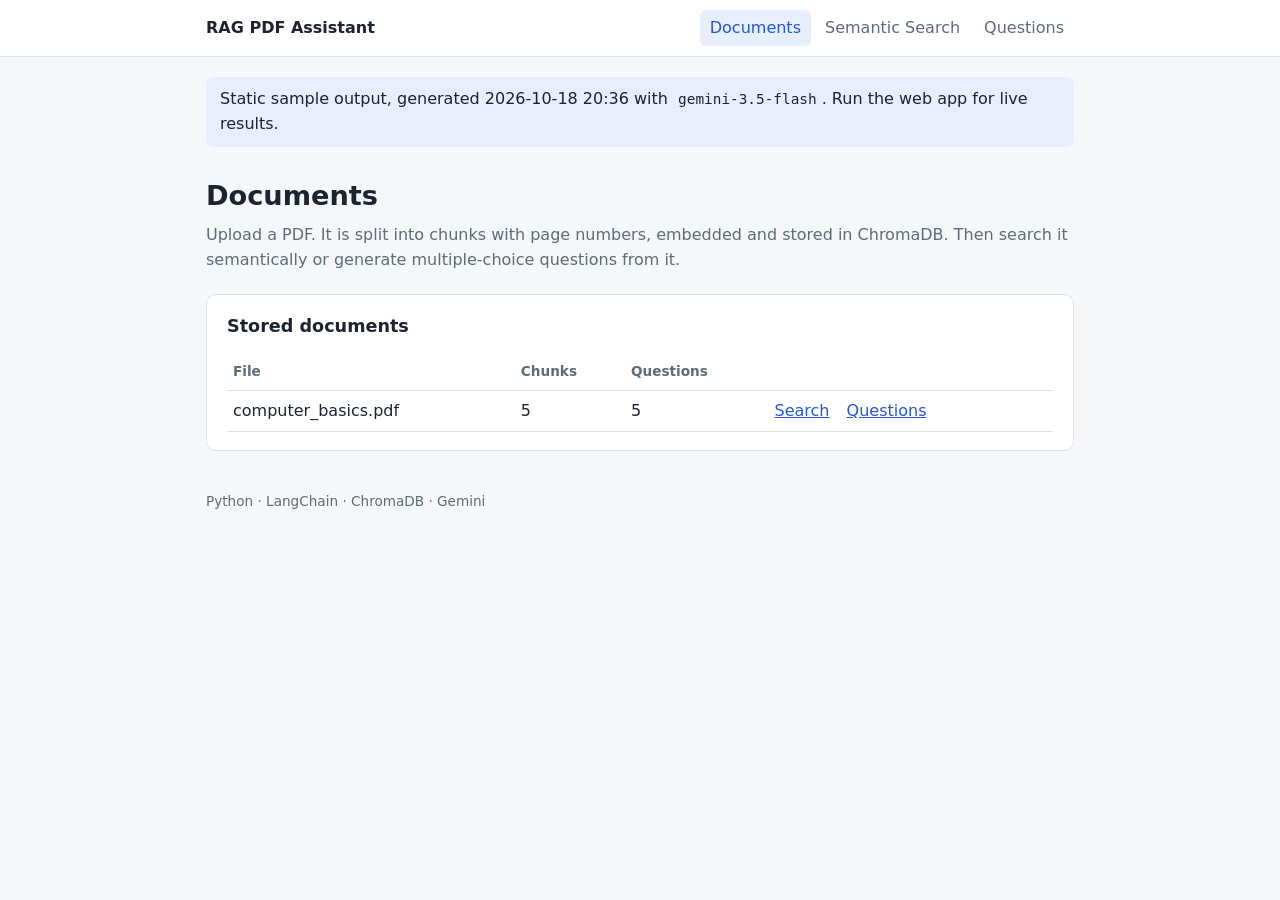
<file: sample_outputs/index.html>
<!doctype html>
<html lang="en">
<head>
  <meta charset="utf-8">
  <meta name="viewport" content="width=device-width, initial-scale=1">
  <link rel="icon" href="data:,">
  <title>Documents · RAG PDF Assistant</title>
  
  <style>/* ---------- theme ---------- */
:root {
  --bg: #f6f7f9;
  --surface: #ffffff;
  --text: #1c2430;
  --muted: #5f6b7a;
  --border: #dfe3e8;
  --accent: #2557d6;
  --accent-soft: #e8eefc;
  --ok: #17803d;
  --ok-soft: #e5f5ea;
  --bad: #c0362c;
  --bad-soft: #fbe9e7;
  --radius: 10px;
}

@media (prefers-color-scheme: dark) {
  :root {
    --bg: #12161c;
    --surface: #1b2129;
    --text: #e4e8ee;
    --muted: #96a1b0;
    --border: #2d3540;
    --accent: #7ea2ff;
    --accent-soft: #24304a;
    --ok: #5cc98a;
    --ok-soft: #1c3326;
    --bad: #f08479;
    --bad-soft: #3a2120;
  }
}

/* ---------- base ---------- */
* { box-sizing: border-box; }
body {
  margin: 0;
  background: var(--bg);
  color: var(--text);
  font: 16px/1.55 system-ui, -apple-system, "Segoe UI", Roboto, sans-serif;
}
a { color: var(--accent); }
code { font-size: 0.9em; background: var(--accent-soft); padding: 1px 5px; border-radius: 4px; }
h1 { font-size: 1.7rem; margin: 28px 0 6px; }
h2 { font-size: 1.1rem; margin: 0 0 12px; }
.wrap { max-width: 900px; margin: 0 auto; padding: 0 16px; }
.lead { color: var(--muted); margin: 0 0 22px; }
.muted { color: var(--muted); }
.small { font-size: 0.85rem; }

/* ---------- header / footer ---------- */
.topbar { background: var(--surface); border-bottom: 1px solid var(--border); }
.topbar-inner { display: flex; flex-wrap: wrap; align-items: center; justify-content: space-between; gap: 8px; min-height: 56px; }
.brand { font-weight: 700; color: var(--text); text-decoration: none; }
nav { display: flex; flex-wrap: wrap; gap: 4px; }
nav a { color: var(--muted); text-decoration: none; padding: 6px 10px; border-radius: 6px; }
nav a.active, nav a:hover { color: var(--accent); background: var(--accent-soft); }
.footer { color: var(--muted); font-size: 0.85rem; padding-top: 24px; padding-bottom: 32px; }

/* ---------- building blocks ---------- */
.card {
  background: var(--surface);
  border: 1px solid var(--border);
  border-radius: var(--radius);
  padding: 18px 20px;
  margin-bottom: 16px;
}
.grid-2 { display: grid; grid-template-columns: repeat(auto-fit, minmax(260px, 1fr)); gap: 16px; }
.flash { padding: 10px 14px; border-radius: 8px; }
.flash.ok { background: var(--ok-soft); color: var(--ok); }
.flash.err { background: var(--bad-soft); color: var(--bad); }
.notice { background: var(--accent-soft); padding: 10px 14px; border-radius: 8px; margin-top: 20px; }

button {
  font: inherit;
  cursor: pointer;
  border: 1px solid var(--accent);
  background: var(--accent);
  color: #fff;
  padding: 8px 16px;
  border-radius: 8px;
}
button.secondary { background: transparent; color: var(--accent); }
button:disabled { opacity: 0.6; cursor: wait; }
input[type=search], select {
  font: inherit;
  color: var(--text);
  background: var(--surface);
  border: 1px solid var(--border);
  border-radius: 8px;
  padding: 8px 12px;
}
input[type=file] { margin-bottom: 12px; max-width: 100%; }

.table { width: 100%; border-collapse: collapse; }
.table th, .table td { text-align: left; padding: 8px 6px; border-bottom: 1px solid var(--border); }
.table th { color: var(--muted); font-weight: 600; font-size: 0.85rem; }
.row-actions a { margin-right: 12px; }
.config { display: grid; grid-template-columns: max-content 1fr; gap: 6px 16px; margin: 0; }
.config dt { color: var(--muted); }
.config dd { margin: 0; }

.toolbar { display: flex; flex-wrap: wrap; gap: 10px; align-items: center; margin-bottom: 16px; }
form.inline { display: inline-flex; gap: 8px; margin: 0; }

/* ---------- search ---------- */
.search-form { display: flex; flex-wrap: wrap; gap: 8px; margin-bottom: 12px; }
.search-form input[type=search] { flex: 1 1 260px; }
.chips { display: flex; flex-wrap: wrap; gap: 6px; align-items: center; margin-bottom: 24px; }
.chip {
  font-size: 0.85rem;
  text-decoration: none;
  border: 1px solid var(--border);
  background: var(--surface);
  padding: 4px 10px;
  border-radius: 999px;
}
.search-block { margin-bottom: 28px; }
.query { font-size: 1.15rem; margin: 8px 0 12px; }
.result-head { display: flex; flex-wrap: wrap; align-items: center; gap: 10px; margin-bottom: 8px; }
.rank { font-weight: 700; color: var(--muted); }
.badge { background: var(--accent-soft); color: var(--accent); font-weight: 600; font-size: 0.8rem; padding: 2px 8px; border-radius: 6px; }
.score { margin-left: auto; display: inline-flex; align-items: center; gap: 6px; font-size: 0.85rem; color: var(--muted); font-variant-numeric: tabular-nums; }
.bar { width: 80px; height: 6px; background: var(--border); border-radius: 3px; overflow: hidden; }
.bar span { display: block; height: 100%; background: var(--accent); }
.passage { white-space: pre-line; margin: 0; }
.no-match { border-left: 4px solid var(--bad); }
.no-match p { margin: 4px 0 0; }

/* ---------- questions ---------- */
.question h2 { font-size: 1.05rem; line-height: 1.45; }
.qnum { color: var(--accent); margin-right: 4px; }
.options { list-style: none; padding: 0; margin: 0 0 4px; display: grid; gap: 8px; }
.option {
  width: 100%;
  text-align: left;
  background: var(--surface);
  color: var(--text);
  border: 1px solid var(--border);
  display: flex;
  gap: 10px;
  align-items: baseline;
}
.option:hover { border-color: var(--accent); }
.letter { font-weight: 700; color: var(--muted); }
.option.is-correct { border-color: var(--ok); background: var(--ok-soft); }
.option.picked-wrong { border-color: var(--bad); background: var(--bad-soft); }
.answer { display: none; margin-top: 14px; padding-top: 12px; border-top: 1px dashed var(--border); }
.answer p { margin: 0 0 8px; }
.question.revealed .answer { display: block; }
blockquote { margin: 0 0 10px; padding: 6px 12px; border-left: 3px solid var(--accent); background: var(--accent-soft); border-radius: 0 6px 6px 0; }
details summary { cursor: pointer; color: var(--accent); font-size: 0.9rem; }
details .passage { margin-top: 8px; padding: 10px 12px; background: var(--bg); border-radius: 8px; font-size: 0.9rem; }
</style>
  
</head>
<body>
  <header class="topbar">
    <div class="wrap topbar-inner">
      <a class="brand" href="index.html">RAG PDF Assistant</a>
      <nav>
        <a href="index.html" class="active">Documents</a>
        <a href="semantic_search.html" class="">Semantic Search</a>
        <a href="questions.html" class="">Questions</a>
      </nav>
    </div>
  </header>

  <main class="wrap">
    
    <p class="notice">Static sample output, generated 2026-10-18 20:36 with
      <code>gemini-3.5-flash</code>. Run the web app for live results.</p>
    
    
    

    
<h1>Documents</h1>
<p class="lead">Upload a PDF. It is split into chunks with page numbers, embedded and stored in ChromaDB.
  Then search it semantically or generate multiple-choice questions from it.</p>

<section class="card">
  <h2>Stored documents</h2>
  
  <table class="table">
    <thead><tr><th>File</th><th>Chunks</th><th>Questions</th><th></th></tr></thead>
    <tbody>
    
      <tr>
        <td>computer_basics.pdf</td>
        <td>5</td>
        <td>5</td>
        <td class="row-actions">
          <a href="semantic_search.html?source=computer_basics.pdf">Search</a>
          <a href="questions.html?source=computer_basics.pdf">Questions</a>
        </td>
      </tr>
    
    </tbody>
  </table>
  
</section>



  </main>

  <footer class="wrap footer">Python · LangChain · ChromaDB · Gemini</footer>

  <script>
    // Show a "working" state on forms that call the LLM (they can take a minute).
    document.querySelectorAll("form[data-busy]").forEach(function (form) {
      form.addEventListener("submit", function () {
        var button = form.querySelector("button");
        button.disabled = true;
        button.textContent = form.dataset.busy;
      });
    });
  </script>
  
</body>
</html>
</file>
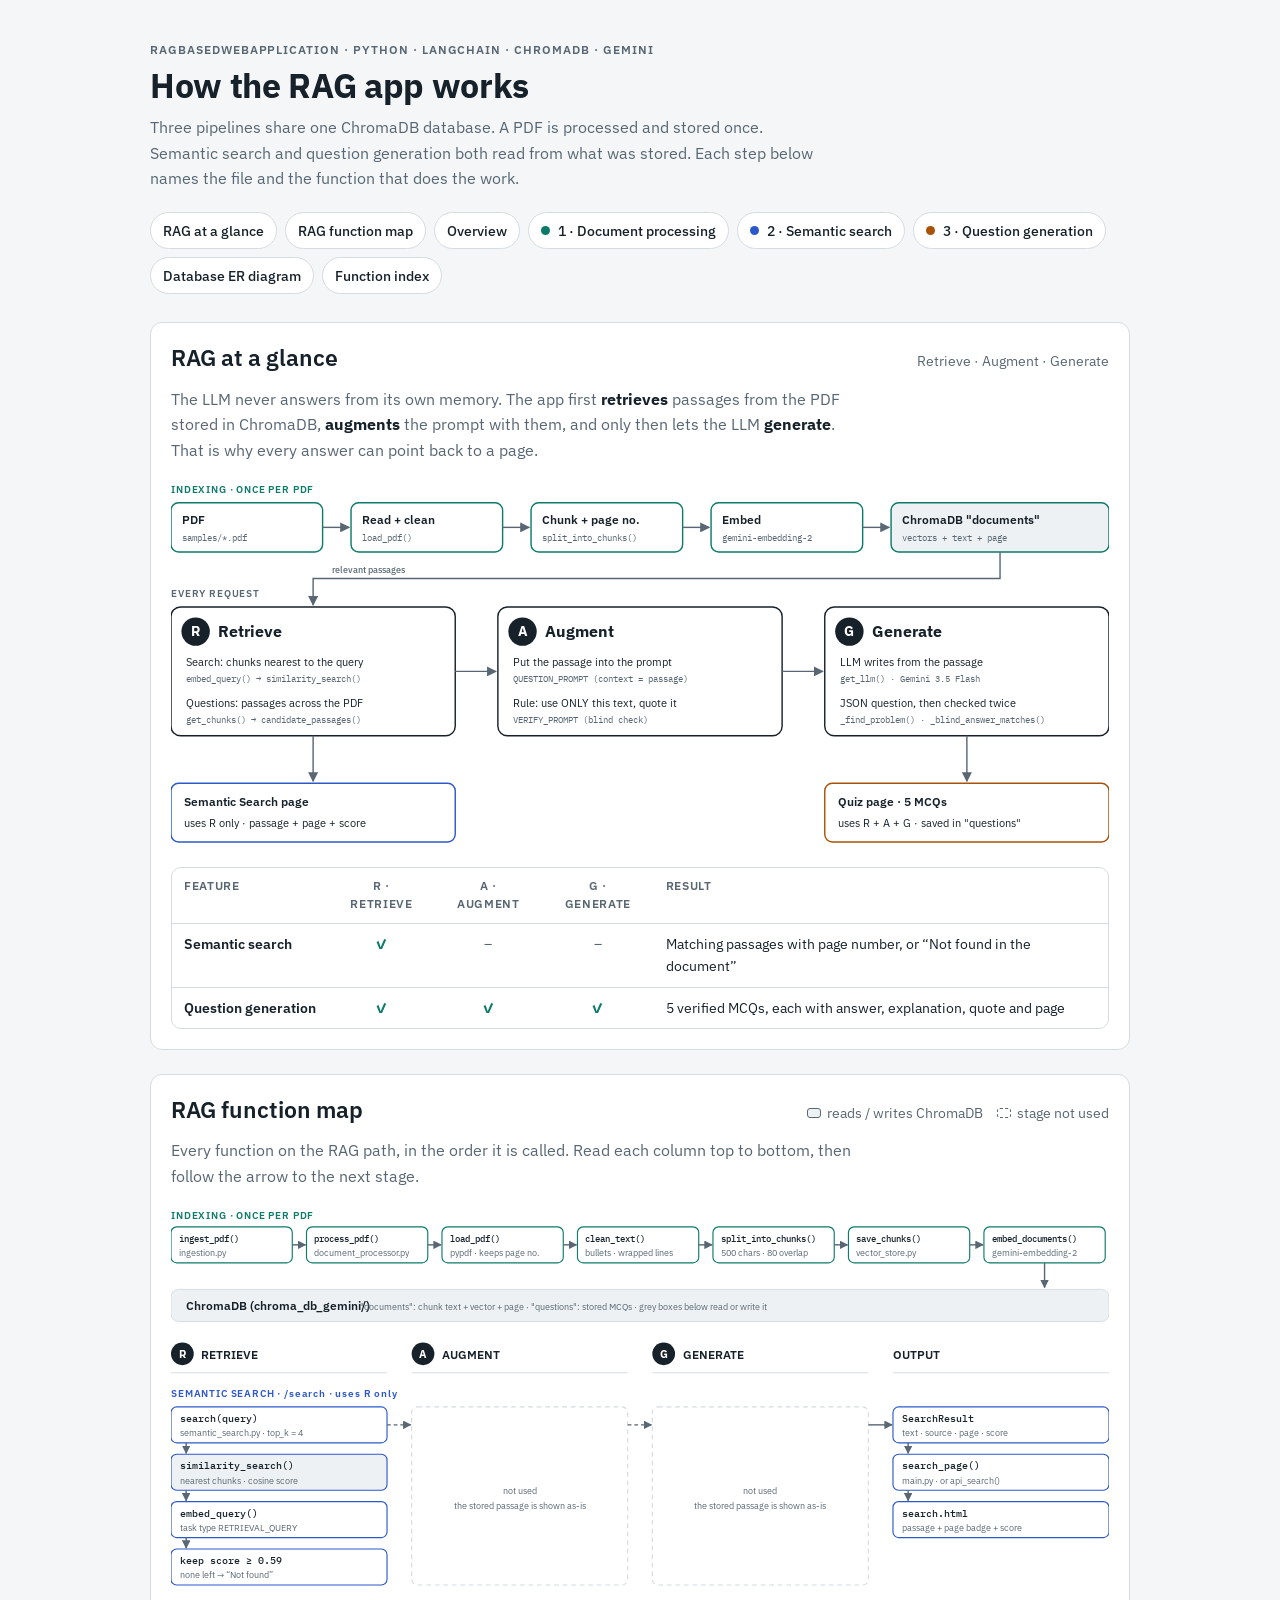
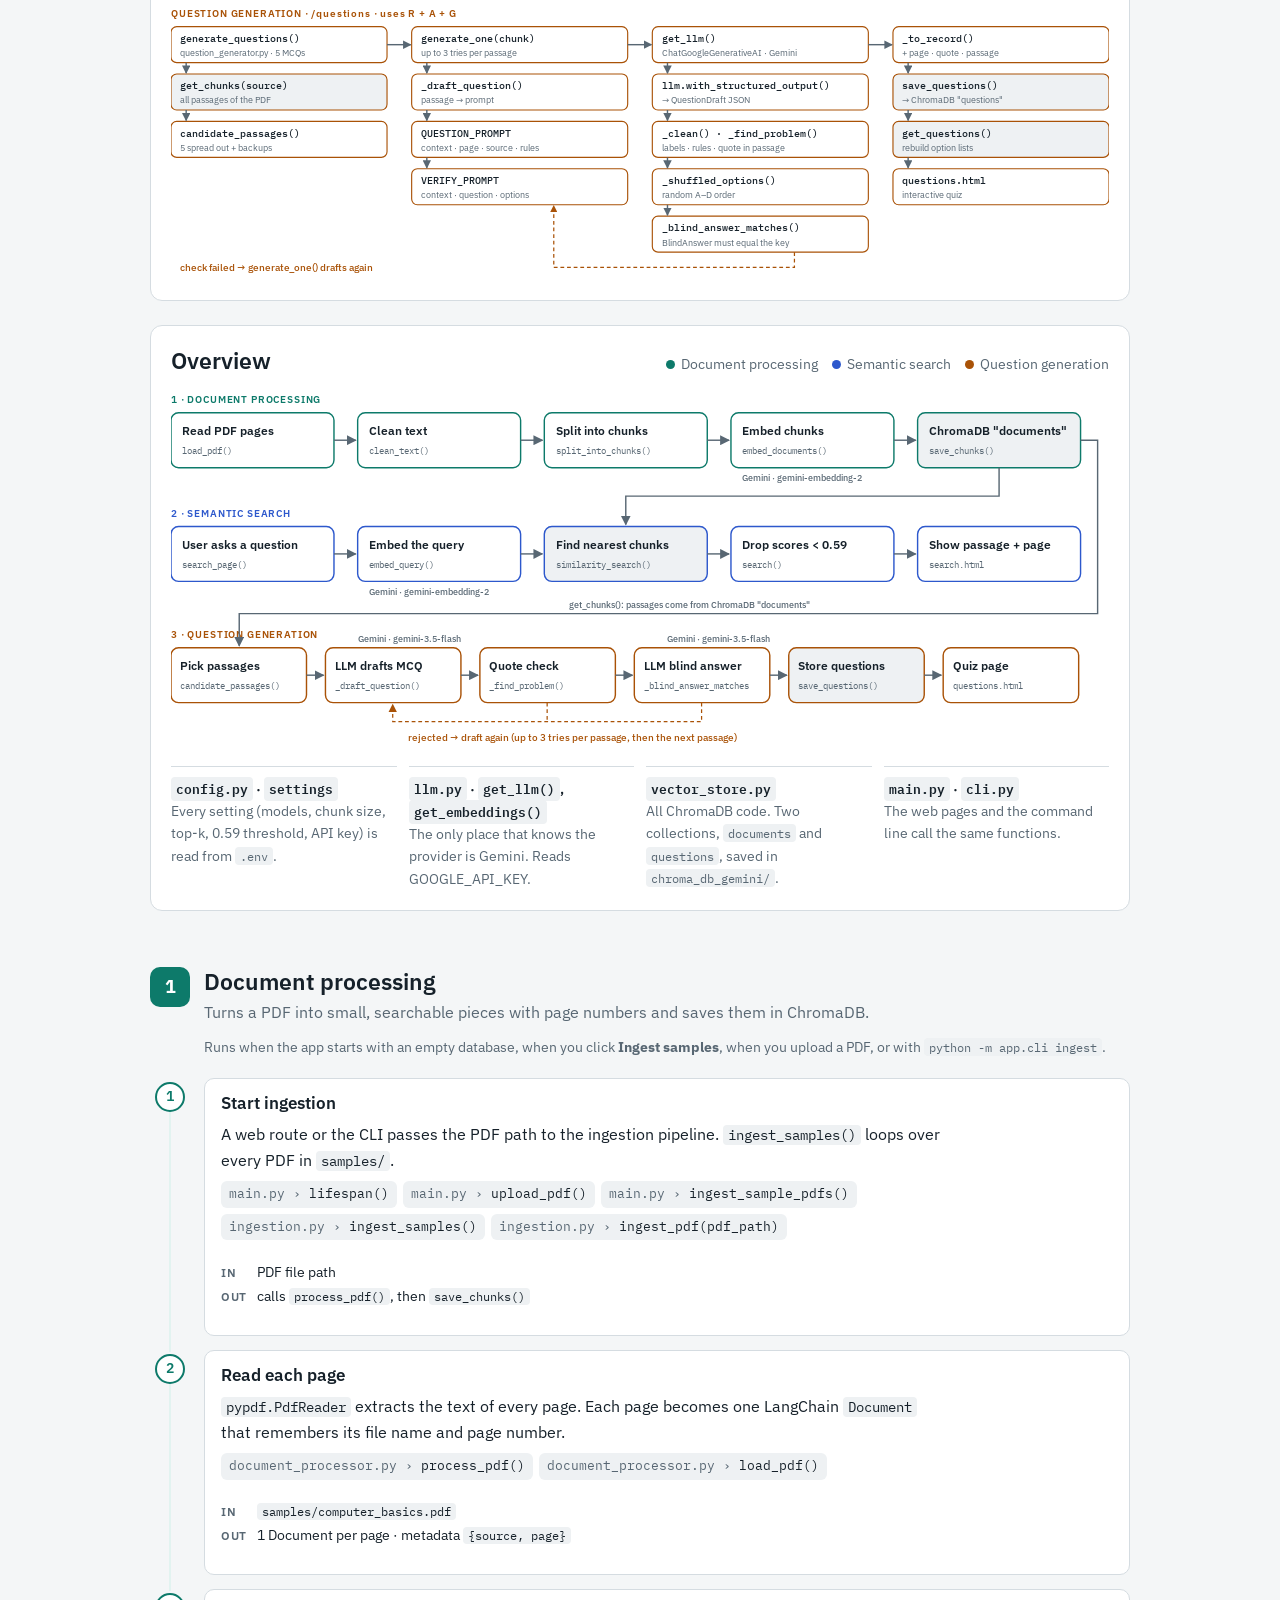
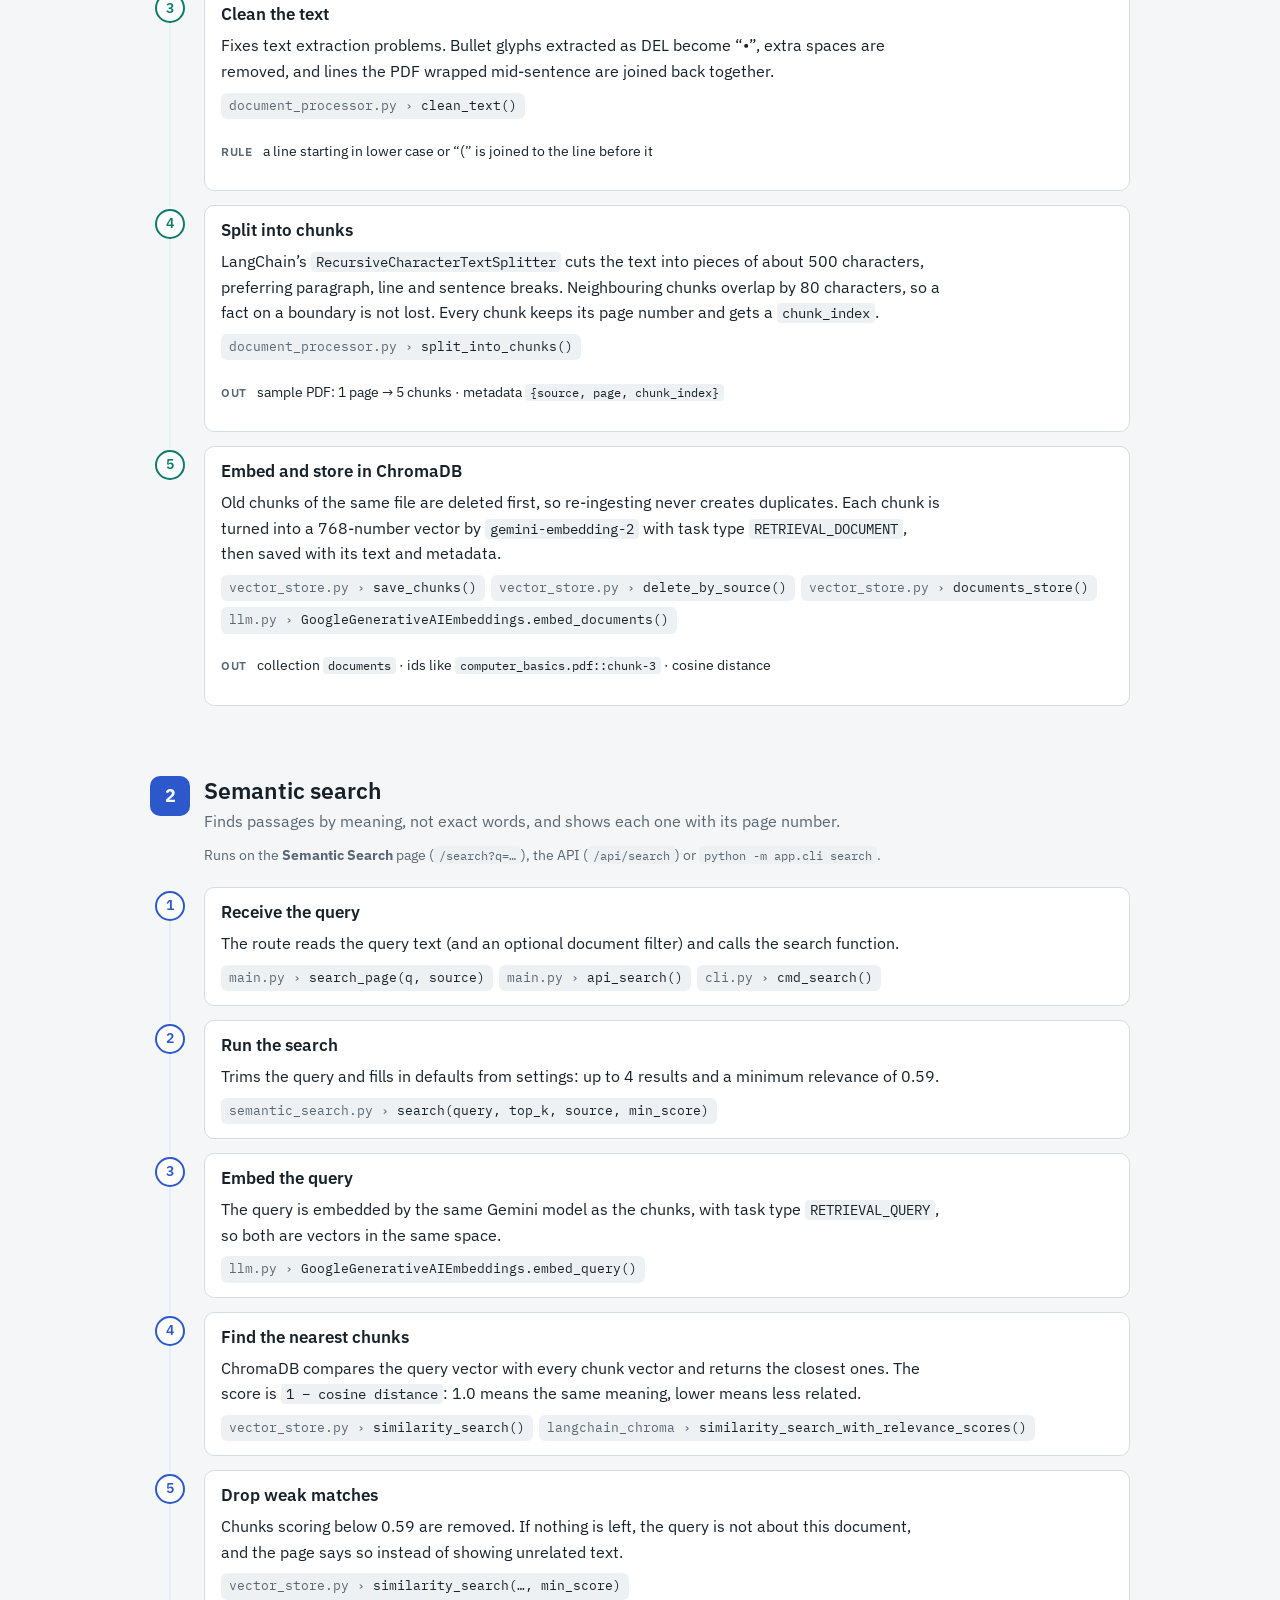
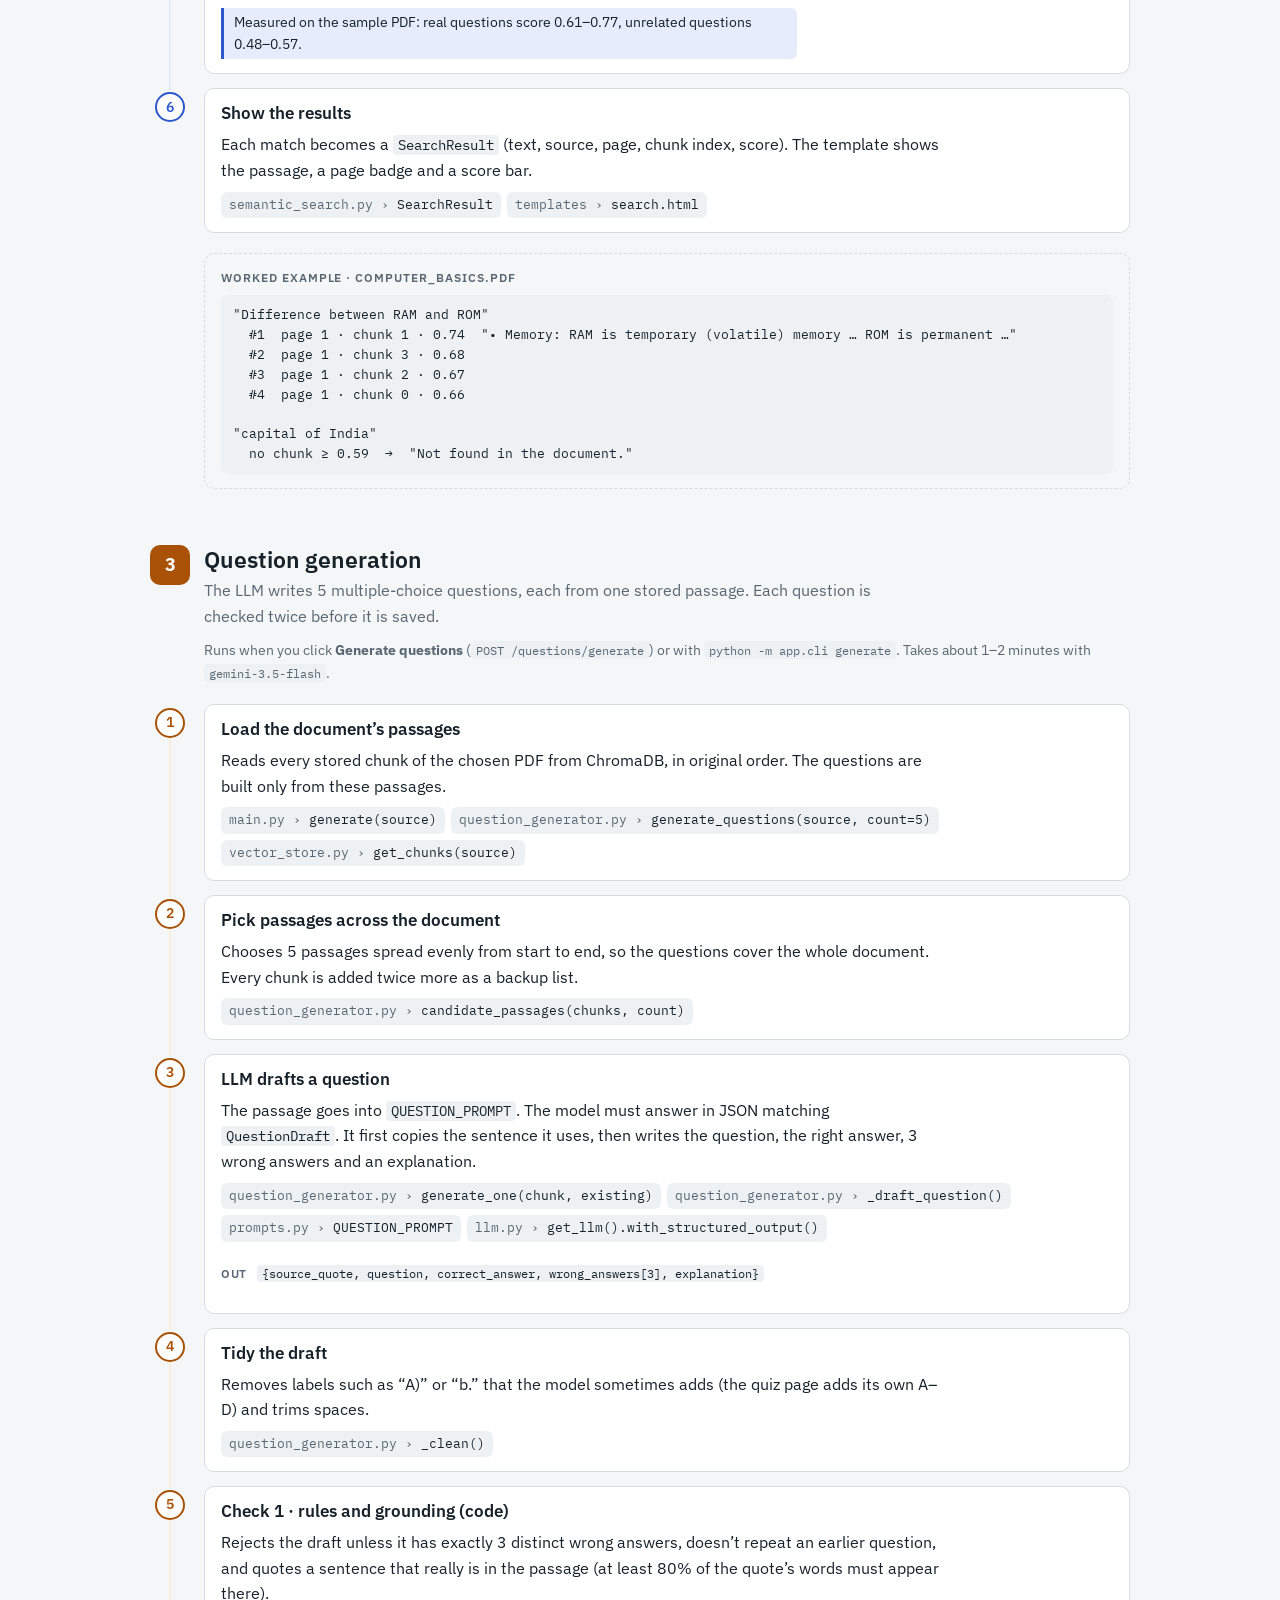
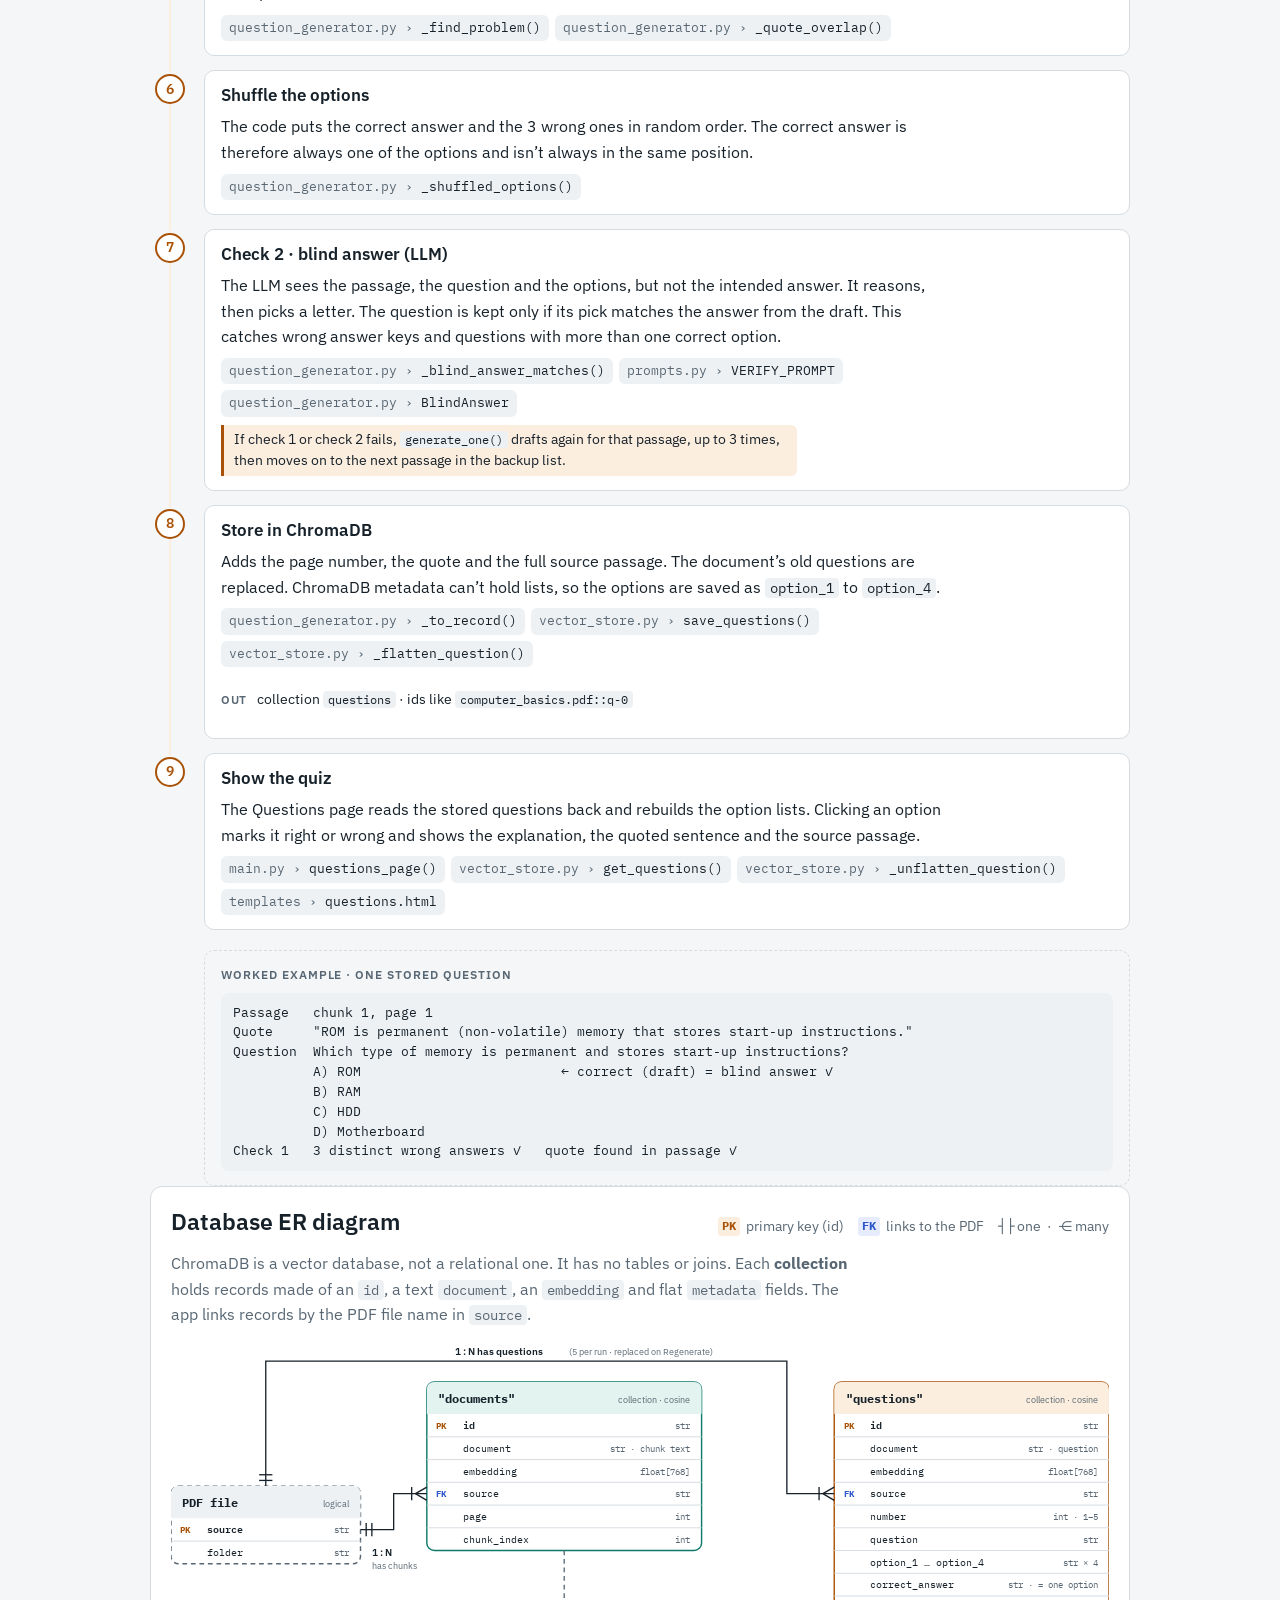
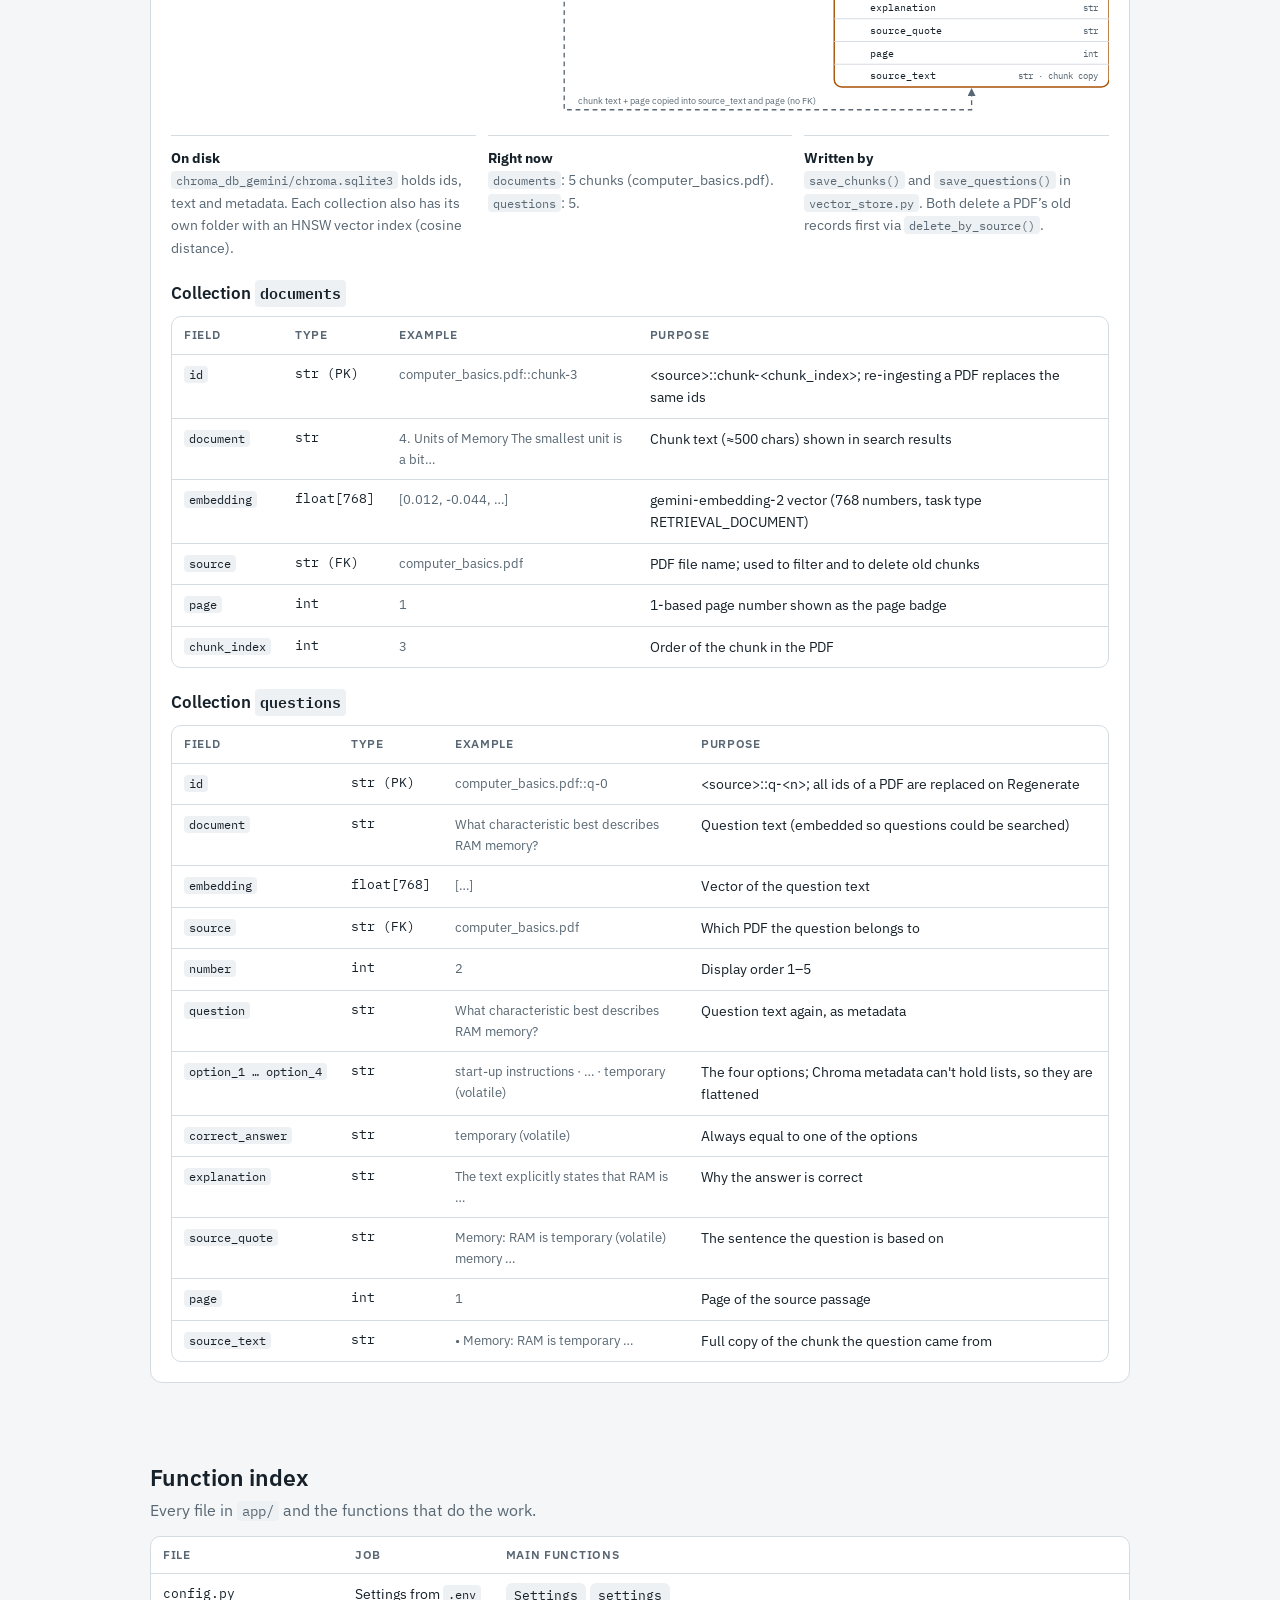
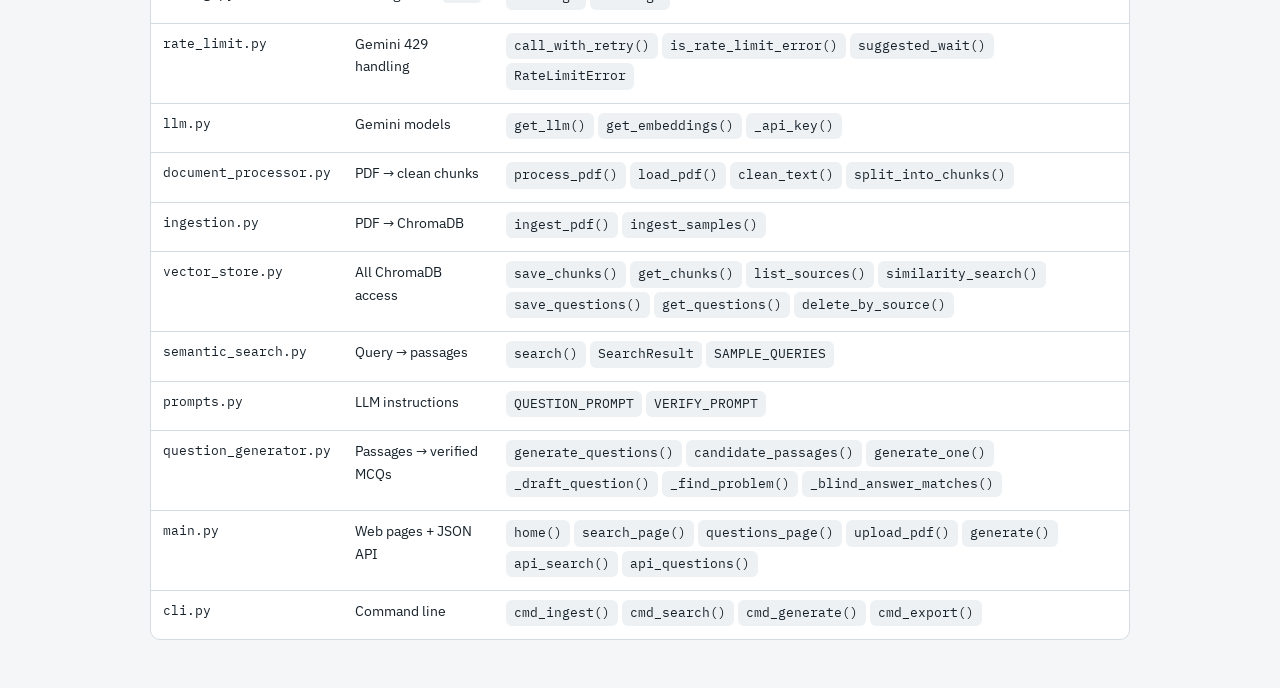
<file: docs/workflow.html>
<!doctype html>
<html lang="en">
<head>
<meta charset="utf-8">
<meta name="viewport" content="width=device-width, initial-scale=1">
<title>RAG Workflow Map</title>
<meta name="claude:viewport-fit-sides" content="cover">
<link rel="preconnect" href="https://fonts.googleapis.com">
<link rel="stylesheet" href="https://fonts.googleapis.com/css2?family=IBM+Plex+Mono:wght@400;500&family=IBM+Plex+Sans:wght@400;500;600;700&display=swap">
<style>
body { margin: 0; }
/* Layout: one reading column; a wide overview diagram, then three numbered pipelines,
   each colour-coded (ingest = teal, search = blue, generate = amber) on a vertical rail. */
:root {
  --bg: #f4f6f7;
  --surface: #ffffff;
  --fg: #16212a;
  --muted: #586773;
  --line: #d5dce1;
  --ingest: #0d7a6a;
  --search: #2d58cc;
  --generate: #a95207;
  --ingest-soft: #e2f3f0;
  --search-soft: #e6ecfb;
  --generate-soft: #fbeedf;
  --code-bg: #eef1f3;
  --font-body: "IBM Plex Sans", "Segoe UI", system-ui, sans-serif;
  --font-mono: "IBM Plex Mono", ui-monospace, "Cascadia Mono", Consolas, monospace;
}
@media (prefers-color-scheme: dark) {
  :root:not([data-theme="light"]) {
    --bg: #0f1418; --surface: #172027; --fg: #e2e8ec; --muted: #93a1ab; --line: #2b3741;
    --ingest: #45c2ad; --search: #86a4ff; --generate: #f0a456;
    --ingest-soft: #15302c; --search-soft: #1b2643; --generate-soft: #33251a;
    --code-bg: #1f2a33; color-scheme: dark;
  }
}
:root[data-theme="dark"] {
  --bg: #0f1418; --surface: #172027; --fg: #e2e8ec; --muted: #93a1ab; --line: #2b3741;
  --ingest: #45c2ad; --search: #86a4ff; --generate: #f0a456;
  --ingest-soft: #15302c; --search-soft: #1b2643; --generate-soft: #33251a;
  --code-bg: #1f2a33; color-scheme: dark;
}

* { box-sizing: border-box; }
body {
  background: var(--bg);
  color: var(--fg);
  font: 16px/1.6 var(--font-body);
  padding-left: max(16px, env(safe-area-inset-left, 0px));
  padding-right: max(16px, env(safe-area-inset-right, 0px));
  padding-block: 0 48px;
}
.page { max-width: 980px; margin: 0 auto; }
h1, h2, h3 { text-wrap: balance; line-height: 1.25; }
h1 { font-size: 2.1rem; font-weight: 700; margin: 40px 0 8px; letter-spacing: -0.01em; }
h2 { font-size: 1.45rem; font-weight: 600; margin: 0; }
h3 { font-size: 1.05rem; font-weight: 600; margin: 0; }
p { margin: 0; }
.lead { color: var(--muted); max-width: 68ch; }
code, .mono { font-family: var(--font-mono); font-size: 0.88em; }
code { background: var(--code-bg); padding: 1px 5px; border-radius: 4px; overflow-wrap: anywhere; }
a { color: var(--search); }
a:focus-visible { outline: 2px solid var(--search); outline-offset: 2px; border-radius: 3px; }

.eyebrow { font-size: 0.75rem; font-weight: 600; letter-spacing: 0.08em; text-transform: uppercase; color: var(--muted); }

/* ---------- jump links ---------- */
.jump { display: flex; flex-wrap: wrap; gap: 8px; margin: 20px 0 28px; }
.jump a {
  text-decoration: none; font-weight: 500; font-size: 0.9rem;
  padding: 6px 12px; border-radius: 999px; border: 1px solid var(--line); background: var(--surface); color: var(--fg);
  display: inline-flex; align-items: center; gap: 8px;
}
.dot { width: 9px; height: 9px; border-radius: 50%; display: inline-block; flex: none; }
.dot.ingest { background: var(--ingest); } .dot.search { background: var(--search); } .dot.generate { background: var(--generate); }

/* ---------- overview diagram ---------- */
.overview { background: var(--surface); border: 1px solid var(--line); border-radius: 12px; padding: 20px; }
.overview-head { display: flex; flex-wrap: wrap; justify-content: space-between; gap: 8px 20px; align-items: baseline; margin-bottom: 14px; }
.legend { display: flex; flex-wrap: wrap; gap: 14px; font-size: 0.85rem; color: var(--muted); }
.legend span { display: inline-flex; align-items: center; gap: 6px; }
.diagram-scroll { overflow-x: auto; }
.diagram-scroll svg { display: block; width: 100%; min-width: 760px; height: auto; }

svg .box { fill: var(--surface); stroke-width: 1.5; }
svg .box.ingest { stroke: var(--ingest); } svg .box.search { stroke: var(--search); } svg .box.generate { stroke: var(--generate); }
svg .box.store { fill: var(--code-bg); }
svg .t { fill: var(--fg); font: 600 13px var(--font-body); }
svg .f { fill: var(--muted); font: 400 10px var(--font-mono); }
svg .lane { font: 600 11px var(--font-body); letter-spacing: 0.08em; }
svg .lane.ingest { fill: var(--ingest); } svg .lane.search { fill: var(--search); } svg .lane.generate { fill: var(--generate); }
svg .arrow { stroke: var(--muted); stroke-width: 1.5; fill: none; }
svg .loop { stroke: var(--generate); stroke-width: 1.3; fill: none; stroke-dasharray: 4 3; }
svg .loop-label { fill: var(--generate); font: 500 11px var(--font-body); }
svg .head { fill: var(--muted); }
svg .head.gen { fill: var(--generate); }
svg .tag { font: 500 9.5px var(--font-body); fill: var(--muted); }

svg .box.ragbox { stroke: var(--fg); stroke-width: 1.5; }
svg .t.big { font-size: 17px; font-weight: 700; }
svg .b { fill: var(--fg); font: 400 12px var(--font-body); }
svg .badge { fill: var(--fg); }
svg .badge-t { fill: var(--surface); font: 700 15px var(--font-body); }
svg .lane { fill: var(--muted); }
.rag .lead b { color: var(--fg); }
.rag-table td.yes { color: var(--ingest); font-weight: 700; text-align: center; }
.rag-table td.no { color: var(--muted); text-align: center; }
.rag-table th:nth-child(n+2):nth-child(-n+4) { text-align: center; }
.rag-table td:first-child { font-family: var(--font-body); font-weight: 600; font-size: 0.88rem; }
svg .fbox { stroke-width: 1.2; }
svg .fbox.store, svg .band { fill: var(--code-bg); }
svg .band { stroke: var(--line); stroke-width: 1; }
svg .skip { fill: none; stroke: var(--line); stroke-width: 1.2; stroke-dasharray: 5 4; }
svg .fn2 { fill: var(--fg); font: 500 11px var(--font-mono); }
svg .fn3 { fill: var(--fg); font: 500 10px var(--font-mono); }
svg .sub { fill: var(--muted); font: 400 10px var(--font-body); }
svg .rule { stroke: var(--line); stroke-width: 1; }
svg .arrow.dashed { stroke-dasharray: 4 3; }
svg .badge-t.sm { font-size: 12px; }
.sw { width: 14px; height: 10px; border-radius: 3px; display: inline-block; }
.store-sw { background: var(--code-bg); border: 1px solid var(--muted); }
.skip-sw { border: 1px dashed var(--muted); }
svg .ent { fill: var(--surface); stroke-width: 1.5; }
svg .ent.pdf { stroke: var(--muted); }
svg .ent.logical { stroke-dasharray: 5 4; }
svg .ent.docs { stroke: var(--ingest); }
svg .ent.qs { stroke: var(--generate); }
svg .ent-head.pdf { fill: var(--code-bg); }
svg .ent-head.docs { fill: var(--ingest-soft); }
svg .ent-head.qs { fill: var(--generate-soft); }
svg .ent-title { fill: var(--fg); font: 700 13px var(--font-mono); }
svg .ent-sub { fill: var(--muted); font: 400 10px var(--font-body); }
svg .row-line { stroke: var(--line); stroke-width: 1; }
svg .fname { fill: var(--fg); font: 400 11px var(--font-mono); }
svg .fname.bold { font-weight: 600; }
svg .ftype { fill: var(--muted); font: 400 10px var(--font-mono); }
svg .key { font: 700 9px var(--font-mono); }
svg .key.pk { fill: var(--generate); }
svg .key.fk { fill: var(--search); }
svg .rel { stroke: var(--fg); stroke-width: 1.4; fill: none; }
svg .rel.copy { stroke: var(--muted); stroke-dasharray: 5 4; }
svg .er-head { fill: var(--muted); }
svg .rel-label { fill: var(--fg); font: 600 11px var(--font-body); }
svg .rel-sub { fill: var(--muted); font: 400 10px var(--font-body); }
.k { font-family: var(--font-mono); font-size: 0.72rem; padding: 0 4px; border-radius: 3px; }
.k.pk { color: var(--generate); background: var(--generate-soft); }
.k.fk { color: var(--search); background: var(--search-soft); }
.er-facts { display: grid; grid-template-columns: repeat(auto-fit, minmax(240px, 1fr)); gap: 12px; margin-top: 16px; }
.er-facts div { border-top: 1px solid var(--line); padding-top: 10px; min-width: 0; }
.er-facts b { display: block; font-size: 0.9rem; }
.er-facts p { font-size: 0.88rem; color: var(--muted); }
.er-h { margin: 24px 0 0; }
.er-table td:first-child { white-space: nowrap; }
.er-table td:nth-child(3) { color: var(--muted); font-size: 0.82rem; max-width: 260px; }
.er-table td:nth-child(2) { white-space: nowrap; font-family: var(--font-mono); font-size: 0.8rem; }
.shared { display: grid; grid-template-columns: repeat(auto-fit, minmax(210px, 1fr)); gap: 12px; margin-top: 16px; }
.shared div { border-top: 1px solid var(--line); padding-top: 10px; min-width: 0; }
.shared p { font-size: 0.88rem; color: var(--muted); }
.shared b { display: block; font-weight: 600; font-size: 0.9rem; color: var(--fg); }

/* ---------- pipelines ---------- */
.pipeline { margin-top: 56px; scroll-margin-top: 16px; }
.pipe-head { display: flex; gap: 14px; align-items: flex-start; margin-bottom: 6px; }
.pipe-num {
  flex: none; width: 40px; height: 40px; border-radius: 10px; display: grid; place-items: center;
  font-weight: 700; font-size: 1.15rem; color: var(--surface);
}
.ingest .pipe-num { background: var(--ingest); } .search .pipe-num { background: var(--search); } .generate .pipe-num { background: var(--generate); }
.pipe-head .lead { margin-top: 4px; }
.where { font-size: 0.88rem; color: var(--muted); margin: 10px 0 20px 54px; }

.steps { list-style: none; margin: 0; padding: 0; display: grid; gap: 0; }
.step { display: grid; grid-template-columns: 40px minmax(0, 1fr); gap: 14px; }
.rail { position: relative; display: flex; justify-content: center; }
.rail::after { content: ""; position: absolute; top: 34px; bottom: -2px; width: 2px; }
.ingest .rail::after { background: var(--ingest-soft); } .search .rail::after { background: var(--search-soft); } .generate .rail::after { background: var(--generate-soft); }
.step:last-child .rail::after { display: none; }
.step-num {
  position: relative; z-index: 1; width: 30px; height: 30px; border-radius: 50%; margin-top: 4px;
  display: grid; place-items: center; font-weight: 600; font-size: 0.85rem; font-variant-numeric: tabular-nums;
  background: var(--surface); border: 2px solid;
}
.ingest .step-num { border-color: var(--ingest); color: var(--ingest); }
.search .step-num { border-color: var(--search); color: var(--search); }
.generate .step-num { border-color: var(--generate); color: var(--generate); }

.step-body { background: var(--surface); border: 1px solid var(--line); border-radius: 10px; padding: 14px 16px; margin-bottom: 14px; display: grid; gap: 8px; min-width: 0; }
.step-body p { max-width: 72ch; }
.fns { display: flex; flex-wrap: wrap; gap: 6px; }
.fn {
  font-family: var(--font-mono); font-size: 0.8rem; padding: 3px 8px; border-radius: 6px;
  background: var(--code-bg); color: var(--fg); overflow-wrap: anywhere;
}
.fn .file { color: var(--muted); }
.io { font-size: 0.85rem; color: var(--muted); display: grid; grid-template-columns: max-content minmax(0, 1fr); gap: 2px 10px; }
.io dt { font-weight: 600; color: var(--muted); font-size: 0.72rem; letter-spacing: 0.06em; text-transform: uppercase; padding-top: 2px; }
.io dd { margin: 0; color: var(--fg); }
.note { font-size: 0.85rem; border-left: 3px solid; padding: 4px 10px; border-radius: 0 6px 6px 0; }
.generate .note { border-color: var(--generate); background: var(--generate-soft); }
.search .note { border-color: var(--search); background: var(--search-soft); }
.ingest .note { border-color: var(--ingest); background: var(--ingest-soft); }

/* ---------- worked example ---------- */
.example { margin: 6px 0 0 54px; border: 1px dashed var(--line); border-radius: 10px; padding: 14px 16px; display: grid; gap: 8px; }
.example pre {
  margin: 0; font: 0.8rem/1.55 var(--font-mono); background: var(--code-bg); padding: 10px 12px; border-radius: 8px;
  overflow-x: auto; white-space: pre;
}

/* ---------- file table ---------- */
.files { margin-top: 56px; }
.table-scroll { overflow-x: auto; margin-top: 12px; border: 1px solid var(--line); border-radius: 10px; background: var(--surface); }
table { border-collapse: collapse; width: 100%; font-size: 0.88rem; }
th, td { text-align: left; padding: 9px 12px; border-bottom: 1px solid var(--line); vertical-align: top; }
tr:last-child td { border-bottom: none; }
th { font-size: 0.72rem; letter-spacing: 0.06em; text-transform: uppercase; color: var(--muted); font-weight: 600; }
td:first-child { font-family: var(--font-mono); font-size: 0.82rem; white-space: nowrap; }
td .fn { margin: 0 4px 4px 0; display: inline-block; }

@media (max-width: 560px) {
  h1 { font-size: 1.65rem; }
  .where, .example { margin-left: 0; }
  .step { grid-template-columns: 30px minmax(0, 1fr); gap: 10px; }
  .step-num { width: 26px; height: 26px; font-size: 0.78rem; }
}
@media (prefers-reduced-motion: reduce) { * { scroll-behavior: auto !important; } }
html { scroll-behavior: smooth; }
</style>
</head>
<body>

<div class="page">
  <header>
    <p class="eyebrow" style="margin-top:40px">RagBasedWebApplication · Python · LangChain · ChromaDB · Gemini</p>
    <h1 style="margin-top:6px">How the RAG app works</h1>
    <p class="lead">Three pipelines share one ChromaDB database. A PDF is processed and stored once.
      Semantic search and question generation both read from what was stored.
      Each step below names the file and the function that does the work.</p>
    <nav class="jump" aria-label="Sections">
      <a href="#rag">RAG at a glance</a>
      <a href="#rag-functions">RAG function map</a>
      <a href="#overview">Overview</a>
      <a href="#ingest"><span class="dot ingest"></span>1 · Document processing</a>
      <a href="#search"><span class="dot search"></span>2 · Semantic search</a>
      <a href="#generate"><span class="dot generate"></span>3 · Question generation</a>
      <a href="#database">Database ER diagram</a>
      <a href="#files">Function index</a>
    </nav>
  </header>

  <!-- ================= RAG AT A GLANCE ================= -->
  <section class="overview rag" id="rag" aria-labelledby="rag-title">
    <div class="overview-head">
      <h2 id="rag-title">RAG at a glance</h2>
      <p class="legend">Retrieve · Augment · Generate</p>
    </div>
    <p class="lead" style="margin-bottom:16px">The LLM never answers from its own memory. The app first <b>retrieves</b> passages from the PDF stored in ChromaDB, <b>augments</b> the prompt with them, and only then lets the LLM <b>generate</b>. That is why every answer can point back to a page.</p>

    <div class="diagram-scroll">
      <svg viewBox="0 0 990 392" role="img" aria-label="RAG usage: PDF indexed into ChromaDB; Retrieve passages, Augment the prompt, Generate with gemini-3.5-flash; semantic search uses Retrieve only, question generation uses all three">
        <defs>
          <marker id="ah2" viewBox="0 0 10 10" refX="9" refY="5" markerWidth="7" markerHeight="7" orient="auto-start-reverse">
            <path class="head" d="M0,0 L10,5 L0,10 z"/>
          </marker>
        </defs>

        <!-- Row 1: indexing -->
        <text class="lane ingest" x="0" y="14">INDEXING · ONCE PER PDF</text>
        <rect class="box ingest" x="0"   y="24" width="160" height="52" rx="8"/>
        <text class="t" x="12" y="46">PDF</text><text class="f" x="12" y="64">samples/*.pdf</text>
        <rect class="box ingest" x="190" y="24" width="160" height="52" rx="8"/>
        <text class="t" x="202" y="46">Read + clean</text><text class="f" x="202" y="64">load_pdf()</text>
        <rect class="box ingest" x="380" y="24" width="160" height="52" rx="8"/>
        <text class="t" x="392" y="46">Chunk + page no.</text><text class="f" x="392" y="64">split_into_chunks()</text>
        <rect class="box ingest" x="570" y="24" width="160" height="52" rx="8"/>
        <text class="t" x="582" y="46">Embed</text><text class="f" x="582" y="64">gemini-embedding-2</text>
        <rect class="box ingest store" x="760" y="24" width="230" height="52" rx="8"/>
        <text class="t" x="772" y="46">ChromaDB "documents"</text><text class="f" x="772" y="64">vectors + text + page</text>
        <line class="arrow" x1="160" y1="50" x2="188" y2="50" marker-end="url(#ah2)"/>
        <line class="arrow" x1="350" y1="50" x2="378" y2="50" marker-end="url(#ah2)"/>
        <line class="arrow" x1="540" y1="50" x2="568" y2="50" marker-end="url(#ah2)"/>
        <line class="arrow" x1="730" y1="50" x2="758" y2="50" marker-end="url(#ah2)"/>

        <!-- ChromaDB feeds Retrieve -->
        <path class="arrow" d="M875,76 L875,104 L150,104 L150,132" marker-end="url(#ah2)"/>
        <text class="tag" x="170" y="98">relevant passages</text>

        <!-- Row 2: R / A / G -->
        <text class="lane" x="0" y="124" style="fill:var(--muted)">EVERY REQUEST</text>

        <rect class="box ragbox" x="0" y="134" width="300" height="136" rx="10"/>
        <circle class="badge" cx="26" cy="160" r="15"/><text class="badge-t" x="26" y="165" text-anchor="middle">R</text>
        <text class="t big" x="50" y="166">Retrieve</text>
        <text class="b" x="16" y="196">Search: chunks nearest to the query</text>
        <text class="f" x="16" y="213">embed_query() → similarity_search()</text>
        <text class="b" x="16" y="240">Questions: passages across the PDF</text>
        <text class="f" x="16" y="257">get_chunks() → candidate_passages()</text>

        <rect class="box ragbox" x="345" y="134" width="300" height="136" rx="10"/>
        <circle class="badge" cx="371" cy="160" r="15"/><text class="badge-t" x="371" y="165" text-anchor="middle">A</text>
        <text class="t big" x="395" y="166">Augment</text>
        <text class="b" x="361" y="196">Put the passage into the prompt</text>
        <text class="f" x="361" y="213">QUESTION_PROMPT  (context = passage)</text>
        <text class="b" x="361" y="240">Rule: use ONLY this text, quote it</text>
        <text class="f" x="361" y="257">VERIFY_PROMPT  (blind check)</text>

        <rect class="box ragbox" x="690" y="134" width="300" height="136" rx="10"/>
        <circle class="badge" cx="716" cy="160" r="15"/><text class="badge-t" x="716" y="165" text-anchor="middle">G</text>
        <text class="t big" x="740" y="166">Generate</text>
        <text class="b" x="706" y="196">LLM writes from the passage</text>
        <text class="f" x="706" y="213">get_llm() · Gemini 3.5 Flash</text>
        <text class="b" x="706" y="240">JSON question, then checked twice</text>
        <text class="f" x="706" y="257">_find_problem() · _blind_answer_matches()</text>

        <line class="arrow" x1="300" y1="202" x2="343" y2="202" marker-end="url(#ah2)"/>
        <line class="arrow" x1="645" y1="202" x2="688" y2="202" marker-end="url(#ah2)"/>

        <!-- Row 3: what each feature uses -->
        <path class="arrow" d="M150,270 L150,318" marker-end="url(#ah2)"/>
        <rect class="box search" x="0" y="320" width="300" height="62" rx="8"/>
        <text class="t" x="14" y="344">Semantic Search page</text>
        <text class="b" x="14" y="366">uses R only · passage + page + score</text>

        <path class="arrow" d="M840,270 L840,318" marker-end="url(#ah2)"/>
        <rect class="box generate" x="690" y="320" width="300" height="62" rx="8"/>
        <text class="t" x="704" y="344">Quiz page · 5 MCQs</text>
        <text class="b" x="704" y="366">uses R + A + G · saved in "questions"</text>
      </svg>
    </div>

    <div class="table-scroll" style="margin-top:16px">
      <table class="rag-table">
        <thead><tr><th>Feature</th><th>R · Retrieve</th><th>A · Augment</th><th>G · Generate</th><th>Result</th></tr></thead>
        <tbody>
          <tr><td>Semantic search</td><td class="yes">✓</td><td class="no">–</td><td class="no">–</td><td>Matching passages with page number, or “Not found in the document”</td></tr>
          <tr><td>Question generation</td><td class="yes">✓</td><td class="yes">✓</td><td class="yes">✓</td><td>5 verified MCQs, each with answer, explanation, quote and page</td></tr>
        </tbody>
      </table>
    </div>
  </section>

  <div style="height:24px"></div>


  <!-- ================= RAG FUNCTION MAP ================= -->
  <section class="overview" id="rag-functions" aria-labelledby="rf-title">
    <div class="overview-head">
      <h2 id="rf-title">RAG function map</h2>
      <div class="legend">
        <span><span class="sw store-sw"></span>reads / writes ChromaDB</span>
        <span><span class="sw skip-sw"></span>stage not used</span>
      </div>
    </div>
    <p class="lead" style="margin-bottom:16px">Every function on the RAG path, in the order it is called. Read each column top to bottom, then follow the arrow to the next stage.</p>
    <div class="diagram-scroll">
      <svg viewBox="0 0 990 712" role="img" aria-label="RAG function map: indexing, retrieve, augment, generate and output functions for semantic search and question generation">
        <defs>
          <marker id="ah3" viewBox="0 0 10 10" refX="9" refY="5" markerWidth="6" markerHeight="6" orient="auto-start-reverse"><path class="head" d="M0,0 L10,5 L0,10 z"/></marker>
          <marker id="ahg3" viewBox="0 0 10 10" refX="9" refY="5" markerWidth="6" markerHeight="6" orient="auto-start-reverse"><path class="head gen" d="M0,0 L10,5 L0,10 z"/></marker>
        </defs>
        <text class="lane ingest" x="0" y="14">INDEXING · ONCE PER PDF</text>
        <rect class="box fbox ingest" x="0" y="22" width="128" height="38" rx="6"/>
        <text class="fn3" x="8" y="38">ingest_pdf()</text><text class="sub" x="8" y="53">ingestion.py</text>
        <rect class="box fbox ingest" x="143" y="22" width="128" height="38" rx="6"/>
        <text class="fn3" x="151" y="38">process_pdf()</text><text class="sub" x="151" y="53">document_processor.py</text>
        <line class="arrow" x1="128" y1="41" x2="142" y2="41" marker-end="url(#ah3)"/>
        <rect class="box fbox ingest" x="286" y="22" width="128" height="38" rx="6"/>
        <text class="fn3" x="294" y="38">load_pdf()</text><text class="sub" x="294" y="53">pypdf · keeps page no.</text>
        <line class="arrow" x1="271" y1="41" x2="285" y2="41" marker-end="url(#ah3)"/>
        <rect class="box fbox ingest" x="429" y="22" width="128" height="38" rx="6"/>
        <text class="fn3" x="437" y="38">clean_text()</text><text class="sub" x="437" y="53">bullets · wrapped lines</text>
        <line class="arrow" x1="414" y1="41" x2="428" y2="41" marker-end="url(#ah3)"/>
        <rect class="box fbox ingest" x="572" y="22" width="128" height="38" rx="6"/>
        <text class="fn3" x="580" y="38">split_into_chunks()</text><text class="sub" x="580" y="53">500 chars · 80 overlap</text>
        <line class="arrow" x1="557" y1="41" x2="571" y2="41" marker-end="url(#ah3)"/>
        <rect class="box fbox ingest" x="715" y="22" width="128" height="38" rx="6"/>
        <text class="fn3" x="723" y="38">save_chunks()</text><text class="sub" x="723" y="53">vector_store.py</text>
        <line class="arrow" x1="700" y1="41" x2="714" y2="41" marker-end="url(#ah3)"/>
        <rect class="box fbox ingest" x="858" y="22" width="128" height="38" rx="6"/>
        <text class="fn3" x="866" y="38">embed_documents()</text><text class="sub" x="866" y="53">gemini-embedding-2</text>
        <line class="arrow" x1="843" y1="41" x2="857" y2="41" marker-end="url(#ah3)"/>
        <line class="arrow" x1="922" y1="60" x2="922" y2="86" marker-end="url(#ah3)"/>
        <rect class="box band" x="0" y="88" width="990" height="34" rx="8"/>
        <text class="t" x="16" y="110">ChromaDB  (chroma_db_gemini/)</text>
        <text class="sub" x="200" y="110">"documents": chunk text + vector + page   ·   "questions": stored MCQs   ·   grey boxes below read or write it</text>
        <circle class="badge" cx="12" cy="156" r="12"/><text class="badge-t sm" x="12" y="160" text-anchor="middle">R</text>
        <text class="t" x="32" y="161">RETRIEVE</text>
        <line class="rule" x1="0" y1="176" x2="228" y2="176"/>
        <circle class="badge" cx="266" cy="156" r="12"/><text class="badge-t sm" x="266" y="160" text-anchor="middle">A</text>
        <text class="t" x="286" y="161">AUGMENT</text>
        <line class="rule" x1="254" y1="176" x2="482" y2="176"/>
        <circle class="badge" cx="520" cy="156" r="12"/><text class="badge-t sm" x="520" y="160" text-anchor="middle">G</text>
        <text class="t" x="540" y="161">GENERATE</text>
        <line class="rule" x1="508" y1="176" x2="736" y2="176"/>
        <text class="t" x="762" y="161">OUTPUT</text>
        <line class="rule" x1="762" y1="176" x2="990" y2="176"/>
        <text class="lane search" x="0" y="202">SEMANTIC SEARCH  ·  /search  ·  uses R only</text>
        <rect class="box fbox search" x="0" y="212" width="228" height="38" rx="6"/>
        <text class="fn2" x="10" y="228">search(query)</text>
        <text class="sub" x="10" y="243">semantic_search.py · top_k = 4</text>
        <rect class="box fbox search store" x="0" y="262" width="228" height="38" rx="6"/>
        <text class="fn2" x="10" y="278">similarity_search()</text>
        <text class="sub" x="10" y="293">nearest chunks · cosine score</text>
        <line class="arrow" x1="16" y1="250" x2="16" y2="261" marker-end="url(#ah3)"/>
        <rect class="box fbox search" x="0" y="312" width="228" height="38" rx="6"/>
        <text class="fn2" x="10" y="328">embed_query()</text>
        <text class="sub" x="10" y="343">task type RETRIEVAL_QUERY</text>
        <line class="arrow" x1="16" y1="300" x2="16" y2="311" marker-end="url(#ah3)"/>
        <rect class="box fbox search" x="0" y="362" width="228" height="38" rx="6"/>
        <text class="fn2" x="10" y="378">keep score ≥ 0.59</text>
        <text class="sub" x="10" y="393">none left → “Not found”</text>
        <line class="arrow" x1="16" y1="350" x2="16" y2="361" marker-end="url(#ah3)"/>
        <rect class="box skip" x="254" y="212" width="228" height="188" rx="6"/>
        <text class="sub" x="368.0" y="304" text-anchor="middle">not used</text>
        <text class="sub" x="368.0" y="320" text-anchor="middle">the stored passage is shown as-is</text>
        <rect class="box skip" x="508" y="212" width="228" height="188" rx="6"/>
        <text class="sub" x="622.0" y="304" text-anchor="middle">not used</text>
        <text class="sub" x="622.0" y="320" text-anchor="middle">the stored passage is shown as-is</text>
        <rect class="box fbox search" x="762" y="212" width="228" height="38" rx="6"/>
        <text class="fn2" x="772" y="228">SearchResult</text>
        <text class="sub" x="772" y="243">text · source · page · score</text>
        <rect class="box fbox search" x="762" y="262" width="228" height="38" rx="6"/>
        <text class="fn2" x="772" y="278">search_page()</text>
        <text class="sub" x="772" y="293">main.py · or api_search()</text>
        <line class="arrow" x1="778" y1="250" x2="778" y2="261" marker-end="url(#ah3)"/>
        <rect class="box fbox search" x="762" y="312" width="228" height="38" rx="6"/>
        <text class="fn2" x="772" y="328">search.html</text>
        <text class="sub" x="772" y="343">passage + page badge + score</text>
        <line class="arrow" x1="778" y1="300" x2="778" y2="311" marker-end="url(#ah3)"/>
        <line class="arrow dashed" x1="228" y1="231" x2="253" y2="231" marker-end="url(#ah3)"/>
        <line class="arrow dashed" x1="482" y1="231" x2="507" y2="231" marker-end="url(#ah3)"/>
        <line class="arrow" x1="736" y1="231" x2="761" y2="231" marker-end="url(#ah3)"/>
        <text class="lane generate" x="0" y="434">QUESTION GENERATION  ·  /questions  ·  uses R + A + G</text>
        <rect class="box fbox generate" x="0" y="444" width="228" height="38" rx="6"/>
        <text class="fn2" x="10" y="460">generate_questions()</text>
        <text class="sub" x="10" y="475">question_generator.py · 5 MCQs</text>
        <rect class="box fbox generate store" x="0" y="494" width="228" height="38" rx="6"/>
        <text class="fn2" x="10" y="510">get_chunks(source)</text>
        <text class="sub" x="10" y="525">all passages of the PDF</text>
        <line class="arrow" x1="16" y1="482" x2="16" y2="493" marker-end="url(#ah3)"/>
        <rect class="box fbox generate" x="0" y="544" width="228" height="38" rx="6"/>
        <text class="fn2" x="10" y="560">candidate_passages()</text>
        <text class="sub" x="10" y="575">5 spread out + backups</text>
        <line class="arrow" x1="16" y1="532" x2="16" y2="543" marker-end="url(#ah3)"/>
        <rect class="box fbox generate" x="254" y="444" width="228" height="38" rx="6"/>
        <text class="fn2" x="264" y="460">generate_one(chunk)</text>
        <text class="sub" x="264" y="475">up to 3 tries per passage</text>
        <rect class="box fbox generate" x="254" y="494" width="228" height="38" rx="6"/>
        <text class="fn2" x="264" y="510">_draft_question()</text>
        <text class="sub" x="264" y="525">passage → prompt</text>
        <line class="arrow" x1="270" y1="482" x2="270" y2="493" marker-end="url(#ah3)"/>
        <rect class="box fbox generate" x="254" y="544" width="228" height="38" rx="6"/>
        <text class="fn2" x="264" y="560">QUESTION_PROMPT</text>
        <text class="sub" x="264" y="575">context · page · source · rules</text>
        <line class="arrow" x1="270" y1="532" x2="270" y2="543" marker-end="url(#ah3)"/>
        <rect class="box fbox generate" x="254" y="594" width="228" height="38" rx="6"/>
        <text class="fn2" x="264" y="610">VERIFY_PROMPT</text>
        <text class="sub" x="264" y="625">context · question · options</text>
        <line class="arrow" x1="270" y1="582" x2="270" y2="593" marker-end="url(#ah3)"/>
        <rect class="box fbox generate" x="508" y="444" width="228" height="38" rx="6"/>
        <text class="fn2" x="518" y="460">get_llm()</text>
        <text class="sub" x="518" y="475">ChatGoogleGenerativeAI · Gemini</text>
        <rect class="box fbox generate" x="508" y="494" width="228" height="38" rx="6"/>
        <text class="fn2" x="518" y="510">llm.with_structured_output()</text>
        <text class="sub" x="518" y="525">→ QuestionDraft JSON</text>
        <line class="arrow" x1="524" y1="482" x2="524" y2="493" marker-end="url(#ah3)"/>
        <rect class="box fbox generate" x="508" y="544" width="228" height="38" rx="6"/>
        <text class="fn2" x="518" y="560">_clean() · _find_problem()</text>
        <text class="sub" x="518" y="575">labels · rules · quote in passage</text>
        <line class="arrow" x1="524" y1="532" x2="524" y2="543" marker-end="url(#ah3)"/>
        <rect class="box fbox generate" x="508" y="594" width="228" height="38" rx="6"/>
        <text class="fn2" x="518" y="610">_shuffled_options()</text>
        <text class="sub" x="518" y="625">random A–D order</text>
        <line class="arrow" x1="524" y1="582" x2="524" y2="593" marker-end="url(#ah3)"/>
        <rect class="box fbox generate" x="508" y="644" width="228" height="38" rx="6"/>
        <text class="fn2" x="518" y="660">_blind_answer_matches()</text>
        <text class="sub" x="518" y="675">BlindAnswer must equal the key</text>
        <line class="arrow" x1="524" y1="632" x2="524" y2="643" marker-end="url(#ah3)"/>
        <rect class="box fbox generate" x="762" y="444" width="228" height="38" rx="6"/>
        <text class="fn2" x="772" y="460">_to_record()</text>
        <text class="sub" x="772" y="475">+ page · quote · passage</text>
        <rect class="box fbox generate store" x="762" y="494" width="228" height="38" rx="6"/>
        <text class="fn2" x="772" y="510">save_questions()</text>
        <text class="sub" x="772" y="525">→ ChromaDB &quot;questions&quot;</text>
        <line class="arrow" x1="778" y1="482" x2="778" y2="493" marker-end="url(#ah3)"/>
        <rect class="box fbox generate store" x="762" y="544" width="228" height="38" rx="6"/>
        <text class="fn2" x="772" y="560">get_questions()</text>
        <text class="sub" x="772" y="575">rebuild option lists</text>
        <line class="arrow" x1="778" y1="532" x2="778" y2="543" marker-end="url(#ah3)"/>
        <rect class="box fbox generate" x="762" y="594" width="228" height="38" rx="6"/>
        <text class="fn2" x="772" y="610">questions.html</text>
        <text class="sub" x="772" y="625">interactive quiz</text>
        <line class="arrow" x1="778" y1="582" x2="778" y2="593" marker-end="url(#ah3)"/>
        <line class="arrow" x1="228" y1="463" x2="253" y2="463" marker-end="url(#ah3)"/>
        <line class="arrow" x1="482" y1="463" x2="507" y2="463" marker-end="url(#ah3)"/>
        <line class="arrow" x1="736" y1="463" x2="761" y2="463" marker-end="url(#ah3)"/>
        <path class="loop" d="M658,682 L658,698 L404,698 L404,633" marker-end="url(#ahg3)"/>
        <text class="loop-label" x="10" y="702">check failed → generate_one() drafts again</text>
      </svg>
    </div>
  </section>

  <div style="height:24px"></div>

  <!-- ================= OVERVIEW ================= -->
  <section class="overview" id="overview" aria-labelledby="ov-title">
    <div class="overview-head">
      <h2 id="ov-title">Overview</h2>
      <div class="legend">
        <span><span class="dot ingest"></span>Document processing</span>
        <span><span class="dot search"></span>Semantic search</span>
        <span><span class="dot generate"></span>Question generation</span>
      </div>
    </div>

    <div class="diagram-scroll">
      <svg viewBox="0 0 990 380" role="img" aria-label="Workflow: PDF to ChromaDB, query to search results, passages to verified questions">
        <defs>
          <marker id="ah" viewBox="0 0 10 10" refX="9" refY="5" markerWidth="7" markerHeight="7" orient="auto-start-reverse">
            <path class="head" d="M0,0 L10,5 L0,10 z"/>
          </marker>
          <marker id="ahg" viewBox="0 0 10 10" refX="9" refY="5" markerWidth="7" markerHeight="7" orient="auto-start-reverse">
            <path class="head gen" d="M0,0 L10,5 L0,10 z"/>
          </marker>
        </defs>

        <!-- Lane 1: document processing (boxes 172 wide, step 197) -->
        <text class="lane ingest" x="0" y="14">1 · DOCUMENT PROCESSING</text>
        <rect class="box ingest" x="0"   y="24" width="172" height="58" rx="8"/>
        <text class="t" x="12" y="48">Read PDF pages</text><text class="f" x="12" y="68">load_pdf()</text>
        <rect class="box ingest" x="197" y="24" width="172" height="58" rx="8"/>
        <text class="t" x="209" y="48">Clean text</text><text class="f" x="209" y="68">clean_text()</text>
        <rect class="box ingest" x="394" y="24" width="172" height="58" rx="8"/>
        <text class="t" x="406" y="48">Split into chunks</text><text class="f" x="406" y="68">split_into_chunks()</text>
        <rect class="box ingest" x="591" y="24" width="172" height="58" rx="8"/>
        <text class="t" x="603" y="48">Embed chunks</text><text class="f" x="603" y="68">embed_documents()</text>
        <text class="tag" x="603" y="96">Gemini · gemini-embedding-2</text>
        <rect class="box ingest store" x="788" y="24" width="172" height="58" rx="8"/>
        <text class="t" x="800" y="48">ChromaDB "documents"</text><text class="f" x="800" y="68">save_chunks()</text>
        <line class="arrow" x1="172" y1="53" x2="195" y2="53" marker-end="url(#ah)"/>
        <line class="arrow" x1="369" y1="53" x2="392" y2="53" marker-end="url(#ah)"/>
        <line class="arrow" x1="566" y1="53" x2="589" y2="53" marker-end="url(#ah)"/>
        <line class="arrow" x1="763" y1="53" x2="786" y2="53" marker-end="url(#ah)"/>

        <!-- Lane 2: semantic search -->
        <text class="lane search" x="0" y="134">2 · SEMANTIC SEARCH</text>
        <rect class="box search" x="0"   y="144" width="172" height="58" rx="8"/>
        <text class="t" x="12" y="168">User asks a question</text><text class="f" x="12" y="188">search_page()</text>
        <rect class="box search" x="197" y="144" width="172" height="58" rx="8"/>
        <text class="t" x="209" y="168">Embed the query</text><text class="f" x="209" y="188">embed_query()</text>
        <text class="tag" x="209" y="216">Gemini · gemini-embedding-2</text>
        <rect class="box search store" x="394" y="144" width="172" height="58" rx="8"/>
        <text class="t" x="406" y="168">Find nearest chunks</text><text class="f" x="406" y="188">similarity_search()</text>
        <rect class="box search" x="591" y="144" width="172" height="58" rx="8"/>
        <text class="t" x="603" y="168">Drop scores &lt; 0.59</text><text class="f" x="603" y="188">search()</text>
        <rect class="box search" x="788" y="144" width="172" height="58" rx="8"/>
        <text class="t" x="800" y="168">Show passage + page</text><text class="f" x="800" y="188">search.html</text>
        <line class="arrow" x1="172" y1="173" x2="195" y2="173" marker-end="url(#ah)"/>
        <line class="arrow" x1="369" y1="173" x2="392" y2="173" marker-end="url(#ah)"/>
        <line class="arrow" x1="566" y1="173" x2="589" y2="173" marker-end="url(#ah)"/>
        <line class="arrow" x1="763" y1="173" x2="786" y2="173" marker-end="url(#ah)"/>
        <!-- documents store feeds search -->
        <path class="arrow" d="M874,82 L874,112 L480,112 L480,142" marker-end="url(#ah)"/>

        <!-- Lane 3: question generation (boxes 143 wide, step 163) -->
        <text class="lane generate" x="0" y="262">3 · QUESTION GENERATION</text>
        <text class="tag" x="306" y="266" text-anchor="end">Gemini · gemini-3.5-flash</text>
        <text class="tag" x="632" y="266" text-anchor="end">Gemini · gemini-3.5-flash</text>
        <rect class="box generate" x="0"   y="272" width="143" height="58" rx="8"/>
        <text class="t" x="10" y="296">Pick passages</text><text class="f" x="10" y="316">candidate_passages()</text>
        <rect class="box generate" x="163" y="272" width="143" height="58" rx="8"/>
        <text class="t" x="173" y="296">LLM drafts MCQ</text><text class="f" x="173" y="316">_draft_question()</text>
        <rect class="box generate" x="326" y="272" width="143" height="58" rx="8"/>
        <text class="t" x="336" y="296">Quote check</text><text class="f" x="336" y="316">_find_problem()</text>
        <rect class="box generate" x="489" y="272" width="143" height="58" rx="8"/>
        <text class="t" x="499" y="296">LLM blind answer</text><text class="f" x="499" y="316">_blind_answer_matches</text>
        <rect class="box generate store" x="652" y="272" width="143" height="58" rx="8"/>
        <text class="t" x="662" y="296">Store questions</text><text class="f" x="662" y="316">save_questions()</text>
        <rect class="box generate" x="815" y="272" width="143" height="58" rx="8"/>
        <text class="t" x="825" y="296">Quiz page</text><text class="f" x="825" y="316">questions.html</text>
        <line class="arrow" x1="143" y1="301" x2="161" y2="301" marker-end="url(#ah)"/>
        <line class="arrow" x1="306" y1="301" x2="324" y2="301" marker-end="url(#ah)"/>
        <line class="arrow" x1="469" y1="301" x2="487" y2="301" marker-end="url(#ah)"/>
        <line class="arrow" x1="632" y1="301" x2="650" y2="301" marker-end="url(#ah)"/>
        <line class="arrow" x1="795" y1="301" x2="813" y2="301" marker-end="url(#ah)"/>
        <!-- documents store feeds question generation (routed right of lane 2) -->
        <path class="arrow" d="M960,53 L978,53 L978,236 L72,236 L72,270" marker-end="url(#ah)"/>
        <text class="tag" x="420" y="230">get_chunks(): passages come from ChromaDB "documents"</text>
        <!-- retry loop -->
        <path class="loop" d="M560,330 L560,350 L234,350 L234,332" marker-end="url(#ahg)"/>
        <line class="loop" x1="397" y1="330" x2="397" y2="350"/>
        <text class="loop-label" x="250" y="370">rejected → draft again (up to 3 tries per passage, then the next passage)</text>
      </svg>
    </div>

    <div class="shared">
      <div><b><code>config.py</code> · <code>settings</code></b><p>Every setting (models, chunk size, top-k, 0.59 threshold, API key) is read from <code>.env</code>.</p></div>
      <div><b><code>llm.py</code> · <code>get_llm()</code>, <code>get_embeddings()</code></b><p>The only place that knows the provider is Gemini. Reads GOOGLE_API_KEY.</p></div>
      <div><b><code>vector_store.py</code></b><p>All ChromaDB code. Two collections, <code>documents</code> and <code>questions</code>, saved in <code>chroma_db_gemini/</code>.</p></div>
      <div><b><code>main.py</code> · <code>cli.py</code></b><p>The web pages and the command line call the same functions.</p></div>
    </div>
  </section>

  <!-- ================= 1. DOCUMENT PROCESSING ================= -->
  <section class="pipeline ingest" id="ingest">
    <div class="pipe-head">
      <div class="pipe-num">1</div>
      <div>
        <h2>Document processing</h2>
        <p class="lead">Turns a PDF into small, searchable pieces with page numbers and saves them in ChromaDB.</p>
      </div>
    </div>
    <p class="where">Runs when the app starts with an empty database, when you click <b>Ingest samples</b>, when you upload a PDF, or with <code>python -m app.cli ingest</code>.</p>

    <ol class="steps">
      <li class="step"><div class="rail"><span class="step-num">1</span></div>
        <div class="step-body">
          <h3>Start ingestion</h3>
          <p>A web route or the CLI passes the PDF path to the ingestion pipeline. <code>ingest_samples()</code> loops over every PDF in <code>samples/</code>.</p>
          <div class="fns">
            <span class="fn"><span class="file">main.py › </span>lifespan()</span>
            <span class="fn"><span class="file">main.py › </span>upload_pdf()</span>
            <span class="fn"><span class="file">main.py › </span>ingest_sample_pdfs()</span>
            <span class="fn"><span class="file">ingestion.py › </span>ingest_samples()</span>
            <span class="fn"><span class="file">ingestion.py › </span>ingest_pdf(pdf_path)</span>
          </div>
          <dl class="io"><dt>In</dt><dd>PDF file path</dd><dt>Out</dt><dd>calls <code>process_pdf()</code>, then <code>save_chunks()</code></dd></dl>
        </div></li>

      <li class="step"><div class="rail"><span class="step-num">2</span></div>
        <div class="step-body">
          <h3>Read each page</h3>
          <p><code>pypdf.PdfReader</code> extracts the text of every page. Each page becomes one LangChain <code>Document</code> that remembers its file name and page number.</p>
          <div class="fns">
            <span class="fn"><span class="file">document_processor.py › </span>process_pdf()</span>
            <span class="fn"><span class="file">document_processor.py › </span>load_pdf()</span>
          </div>
          <dl class="io"><dt>In</dt><dd><code>samples/computer_basics.pdf</code></dd><dt>Out</dt><dd>1 Document per page · metadata <code>{source, page}</code></dd></dl>
        </div></li>

      <li class="step"><div class="rail"><span class="step-num">3</span></div>
        <div class="step-body">
          <h3>Clean the text</h3>
          <p>Fixes text extraction problems. Bullet glyphs extracted as DEL become “•”, extra spaces are removed, and lines the PDF wrapped mid-sentence are joined back together.</p>
          <div class="fns"><span class="fn"><span class="file">document_processor.py › </span>clean_text()</span></div>
          <dl class="io"><dt>Rule</dt><dd>a line starting in lower case or “(” is joined to the line before it</dd></dl>
        </div></li>

      <li class="step"><div class="rail"><span class="step-num">4</span></div>
        <div class="step-body">
          <h3>Split into chunks</h3>
          <p>LangChain’s <code>RecursiveCharacterTextSplitter</code> cuts the text into pieces of about 500 characters, preferring paragraph, line and sentence breaks. Neighbouring chunks overlap by 80 characters, so a fact on a boundary is not lost. Every chunk keeps its page number and gets a <code>chunk_index</code>.</p>
          <div class="fns"><span class="fn"><span class="file">document_processor.py › </span>split_into_chunks()</span></div>
          <dl class="io"><dt>Out</dt><dd>sample PDF: 1 page → 5 chunks · metadata <code>{source, page, chunk_index}</code></dd></dl>
        </div></li>

      <li class="step"><div class="rail"><span class="step-num">5</span></div>
        <div class="step-body">
          <h3>Embed and store in ChromaDB</h3>
          <p>Old chunks of the same file are deleted first, so re-ingesting never creates duplicates. Each chunk is turned into a 768-number vector by <code>gemini-embedding-2</code> with task type <code>RETRIEVAL_DOCUMENT</code>, then saved with its text and metadata.</p>
          <div class="fns">
            <span class="fn"><span class="file">vector_store.py › </span>save_chunks()</span>
            <span class="fn"><span class="file">vector_store.py › </span>delete_by_source()</span>
            <span class="fn"><span class="file">vector_store.py › </span>documents_store()</span>
            <span class="fn"><span class="file">llm.py › </span>GoogleGenerativeAIEmbeddings.embed_documents()</span>
          </div>
          <dl class="io"><dt>Out</dt><dd>collection <code>documents</code> · ids like <code>computer_basics.pdf::chunk-3</code> · cosine distance</dd></dl>
        </div></li>
    </ol>
  </section>

  <!-- ================= 2. SEMANTIC SEARCH ================= -->
  <section class="pipeline search" id="search">
    <div class="pipe-head">
      <div class="pipe-num">2</div>
      <div>
        <h2>Semantic search</h2>
        <p class="lead">Finds passages by meaning, not exact words, and shows each one with its page number.</p>
      </div>
    </div>
    <p class="where">Runs on the <b>Semantic Search</b> page (<code>/search?q=…</code>), the API (<code>/api/search</code>) or <code>python -m app.cli search</code>.</p>

    <ol class="steps">
      <li class="step"><div class="rail"><span class="step-num">1</span></div>
        <div class="step-body">
          <h3>Receive the query</h3>
          <p>The route reads the query text (and an optional document filter) and calls the search function.</p>
          <div class="fns">
            <span class="fn"><span class="file">main.py › </span>search_page(q, source)</span>
            <span class="fn"><span class="file">main.py › </span>api_search()</span>
            <span class="fn"><span class="file">cli.py › </span>cmd_search()</span>
          </div>
        </div></li>

      <li class="step"><div class="rail"><span class="step-num">2</span></div>
        <div class="step-body">
          <h3>Run the search</h3>
          <p>Trims the query and fills in defaults from settings: up to 4 results and a minimum relevance of 0.59.</p>
          <div class="fns"><span class="fn"><span class="file">semantic_search.py › </span>search(query, top_k, source, min_score)</span></div>
        </div></li>

      <li class="step"><div class="rail"><span class="step-num">3</span></div>
        <div class="step-body">
          <h3>Embed the query</h3>
          <p>The query is embedded by the same Gemini model as the chunks, with task type <code>RETRIEVAL_QUERY</code>, so both are vectors in the same space.</p>
          <div class="fns"><span class="fn"><span class="file">llm.py › </span>GoogleGenerativeAIEmbeddings.embed_query()</span></div>
        </div></li>

      <li class="step"><div class="rail"><span class="step-num">4</span></div>
        <div class="step-body">
          <h3>Find the nearest chunks</h3>
          <p>ChromaDB compares the query vector with every chunk vector and returns the closest ones. The score is <code>1 − cosine distance</code>: 1.0 means the same meaning, lower means less related.</p>
          <div class="fns">
            <span class="fn"><span class="file">vector_store.py › </span>similarity_search()</span>
            <span class="fn"><span class="file">langchain_chroma › </span>similarity_search_with_relevance_scores()</span>
          </div>
        </div></li>

      <li class="step"><div class="rail"><span class="step-num">5</span></div>
        <div class="step-body">
          <h3>Drop weak matches</h3>
          <p>Chunks scoring below 0.59 are removed. If nothing is left, the query is not about this document, and the page says so instead of showing unrelated text.</p>
          <div class="fns"><span class="fn"><span class="file">vector_store.py › </span>similarity_search(…, min_score)</span></div>
          <p class="note">Measured on the sample PDF: real questions score 0.61–0.77, unrelated questions 0.48–0.57.</p>
        </div></li>

      <li class="step"><div class="rail"><span class="step-num">6</span></div>
        <div class="step-body">
          <h3>Show the results</h3>
          <p>Each match becomes a <code>SearchResult</code> (text, source, page, chunk index, score). The template shows the passage, a page badge and a score bar.</p>
          <div class="fns">
            <span class="fn"><span class="file">semantic_search.py › </span>SearchResult</span>
            <span class="fn"><span class="file">templates › </span>search.html</span>
          </div>
        </div></li>
    </ol>

    <div class="example">
      <p class="eyebrow">Worked example · computer_basics.pdf</p>
<pre>"Difference between RAM and ROM"
  #1  page 1 · chunk 1 · 0.74  "• Memory: RAM is temporary (volatile) memory … ROM is permanent …"
  #2  page 1 · chunk 3 · 0.68
  #3  page 1 · chunk 2 · 0.67
  #4  page 1 · chunk 0 · 0.66

"capital of India"
  no chunk ≥ 0.59  →  "Not found in the document."</pre>
    </div>
  </section>

  <!-- ================= 3. QUESTION GENERATION ================= -->
  <section class="pipeline generate" id="generate">
    <div class="pipe-head">
      <div class="pipe-num">3</div>
      <div>
        <h2>Question generation</h2>
        <p class="lead">The LLM writes 5 multiple-choice questions, each from one stored passage. Each question is checked twice before it is saved.</p>
      </div>
    </div>
    <p class="where">Runs when you click <b>Generate questions</b> (<code>POST /questions/generate</code>) or with <code>python -m app.cli generate</code>. Takes about 1–2 minutes with <code>gemini-3.5-flash</code>.</p>

    <ol class="steps">
      <li class="step"><div class="rail"><span class="step-num">1</span></div>
        <div class="step-body">
          <h3>Load the document’s passages</h3>
          <p>Reads every stored chunk of the chosen PDF from ChromaDB, in original order. The questions are built only from these passages.</p>
          <div class="fns">
            <span class="fn"><span class="file">main.py › </span>generate(source)</span>
            <span class="fn"><span class="file">question_generator.py › </span>generate_questions(source, count=5)</span>
            <span class="fn"><span class="file">vector_store.py › </span>get_chunks(source)</span>
          </div>
        </div></li>

      <li class="step"><div class="rail"><span class="step-num">2</span></div>
        <div class="step-body">
          <h3>Pick passages across the document</h3>
          <p>Chooses 5 passages spread evenly from start to end, so the questions cover the whole document. Every chunk is added twice more as a backup list.</p>
          <div class="fns"><span class="fn"><span class="file">question_generator.py › </span>candidate_passages(chunks, count)</span></div>
        </div></li>

      <li class="step"><div class="rail"><span class="step-num">3</span></div>
        <div class="step-body">
          <h3>LLM drafts a question</h3>
          <p>The passage goes into <code>QUESTION_PROMPT</code>. The model must answer in JSON matching <code>QuestionDraft</code>. It first copies the sentence it uses, then writes the question, the right answer, 3 wrong answers and an explanation.</p>
          <div class="fns">
            <span class="fn"><span class="file">question_generator.py › </span>generate_one(chunk, existing)</span>
            <span class="fn"><span class="file">question_generator.py › </span>_draft_question()</span>
            <span class="fn"><span class="file">prompts.py › </span>QUESTION_PROMPT</span>
            <span class="fn"><span class="file">llm.py › </span>get_llm().with_structured_output()</span>
          </div>
          <dl class="io"><dt>Out</dt><dd><code>{source_quote, question, correct_answer, wrong_answers[3], explanation}</code></dd></dl>
        </div></li>

      <li class="step"><div class="rail"><span class="step-num">4</span></div>
        <div class="step-body">
          <h3>Tidy the draft</h3>
          <p>Removes labels such as “A)” or “b.” that the model sometimes adds (the quiz page adds its own A–D) and trims spaces.</p>
          <div class="fns"><span class="fn"><span class="file">question_generator.py › </span>_clean()</span></div>
        </div></li>

      <li class="step"><div class="rail"><span class="step-num">5</span></div>
        <div class="step-body">
          <h3>Check 1 · rules and grounding (code)</h3>
          <p>Rejects the draft unless it has exactly 3 distinct wrong answers, doesn’t repeat an earlier question, and quotes a sentence that really is in the passage (at least 80% of the quote’s words must appear there).</p>
          <div class="fns">
            <span class="fn"><span class="file">question_generator.py › </span>_find_problem()</span>
            <span class="fn"><span class="file">question_generator.py › </span>_quote_overlap()</span>
          </div>
        </div></li>

      <li class="step"><div class="rail"><span class="step-num">6</span></div>
        <div class="step-body">
          <h3>Shuffle the options</h3>
          <p>The code puts the correct answer and the 3 wrong ones in random order. The correct answer is therefore always one of the options and isn’t always in the same position.</p>
          <div class="fns"><span class="fn"><span class="file">question_generator.py › </span>_shuffled_options()</span></div>
        </div></li>

      <li class="step"><div class="rail"><span class="step-num">7</span></div>
        <div class="step-body">
          <h3>Check 2 · blind answer (LLM)</h3>
          <p>The LLM sees the passage, the question and the options, but not the intended answer. It reasons, then picks a letter. The question is kept only if its pick matches the answer from the draft. This catches wrong answer keys and questions with more than one correct option.</p>
          <div class="fns">
            <span class="fn"><span class="file">question_generator.py › </span>_blind_answer_matches()</span>
            <span class="fn"><span class="file">prompts.py › </span>VERIFY_PROMPT</span>
            <span class="fn"><span class="file">question_generator.py › </span>BlindAnswer</span>
          </div>
          <p class="note">If check 1 or check 2 fails, <code>generate_one()</code> drafts again for that passage, up to 3 times, then moves on to the next passage in the backup list.</p>
        </div></li>

      <li class="step"><div class="rail"><span class="step-num">8</span></div>
        <div class="step-body">
          <h3>Store in ChromaDB</h3>
          <p>Adds the page number, the quote and the full source passage. The document’s old questions are replaced. ChromaDB metadata can’t hold lists, so the options are saved as <code>option_1</code> to <code>option_4</code>.</p>
          <div class="fns">
            <span class="fn"><span class="file">question_generator.py › </span>_to_record()</span>
            <span class="fn"><span class="file">vector_store.py › </span>save_questions()</span>
            <span class="fn"><span class="file">vector_store.py › </span>_flatten_question()</span>
          </div>
          <dl class="io"><dt>Out</dt><dd>collection <code>questions</code> · ids like <code>computer_basics.pdf::q-0</code></dd></dl>
        </div></li>

      <li class="step"><div class="rail"><span class="step-num">9</span></div>
        <div class="step-body">
          <h3>Show the quiz</h3>
          <p>The Questions page reads the stored questions back and rebuilds the option lists. Clicking an option marks it right or wrong and shows the explanation, the quoted sentence and the source passage.</p>
          <div class="fns">
            <span class="fn"><span class="file">main.py › </span>questions_page()</span>
            <span class="fn"><span class="file">vector_store.py › </span>get_questions()</span>
            <span class="fn"><span class="file">vector_store.py › </span>_unflatten_question()</span>
            <span class="fn"><span class="file">templates › </span>questions.html</span>
          </div>
        </div></li>
    </ol>

    <div class="example">
      <p class="eyebrow">Worked example · one stored question</p>
<pre>Passage   chunk 1, page 1
Quote     "ROM is permanent (non-volatile) memory that stores start-up instructions."
Question  Which type of memory is permanent and stores start-up instructions?
          A) ROM                         ← correct (draft) = blind answer ✓
          B) RAM
          C) HDD
          D) Motherboard
Check 1   3 distinct wrong answers ✓   quote found in passage ✓</pre>
    </div>
  </section>



  <!-- ================= DATABASE ER DIAGRAM ================= -->
  <section class="overview er" id="database" aria-labelledby="er-title">
    <div class="overview-head">
      <h2 id="er-title">Database ER diagram</h2>
      <div class="legend">
        <span><b class="k pk">PK</b> primary key (id)</span>
        <span><b class="k fk">FK</b> links to the PDF</span>
        <span>┤├ one &nbsp;·&nbsp; ⋲ many</span>
      </div>
    </div>
    <p class="lead" style="margin-bottom:16px">ChromaDB is a vector database, not a relational one. It has no tables or joins.
      Each <b>collection</b> holds records made of an <code>id</code>, a text <code>document</code>, an <code>embedding</code> and flat <code>metadata</code> fields.
      The app links records by the PDF file name in <code>source</code>.</p>
    <div class="diagram-scroll">
      <svg viewBox="0 0 990 396" role="img" aria-label="ER diagram: a PDF file has many chunks in the documents collection and many questions in the questions collection; questions copy chunk text">
        <defs><marker id="er-arrow" viewBox="0 0 10 10" refX="9" refY="5" markerWidth="6" markerHeight="6" orient="auto-start-reverse"><path class="er-head" d="M0,0 L10,5 L0,10 z"/></marker></defs>
        <rect class="ent pdf logical" x="0" y="150" width="200" height="82" rx="8"/>
        <path class="ent-head pdf" d="M0,184 L0,158 Q0,150 8,150 L192,150 Q200,150 200,158 L200,184 Z"/>
        <text class="ent-title" x="12" y="172">PDF file</text>
        <text class="ent-sub" x="188" y="172" text-anchor="end">logical</text>
        <text class="key pk" x="10" y="200.0">PK</text>
        <text class="fname bold" x="38" y="200.0">source</text>
        <text class="ftype" x="188" y="200.0" text-anchor="end">str</text>
        <line class="row-line" x1="0" y1="208" x2="200" y2="208"/>
        <text class="fname" x="38" y="224.0">folder</text>
        <text class="ftype" x="188" y="224.0" text-anchor="end">str</text>
        <rect class="ent docs" x="270" y="40" width="290" height="178" rx="8"/>
        <path class="ent-head docs" d="M270,74 L270,48 Q270,40 278,40 L552,40 Q560,40 560,48 L560,74 Z"/>
        <text class="ent-title" x="282" y="62">&quot;documents&quot;</text>
        <text class="ent-sub" x="548" y="62" text-anchor="end">collection · cosine</text>
        <text class="key pk" x="280" y="90.0">PK</text>
        <text class="fname bold" x="308" y="90.0">id</text>
        <text class="ftype" x="548" y="90.0" text-anchor="end">str</text>
        <line class="row-line" x1="270" y1="98" x2="560" y2="98"/>
        <text class="fname" x="308" y="114.0">document</text>
        <text class="ftype" x="548" y="114.0" text-anchor="end">str · chunk text</text>
        <line class="row-line" x1="270" y1="122" x2="560" y2="122"/>
        <text class="fname" x="308" y="138.0">embedding</text>
        <text class="ftype" x="548" y="138.0" text-anchor="end">float[768]</text>
        <line class="row-line" x1="270" y1="146" x2="560" y2="146"/>
        <text class="key fk" x="280" y="162.0">FK</text>
        <text class="fname" x="308" y="162.0">source</text>
        <text class="ftype" x="548" y="162.0" text-anchor="end">str</text>
        <line class="row-line" x1="270" y1="170" x2="560" y2="170"/>
        <text class="fname" x="308" y="186.0">page</text>
        <text class="ftype" x="548" y="186.0" text-anchor="end">int</text>
        <line class="row-line" x1="270" y1="194" x2="560" y2="194"/>
        <text class="fname" x="308" y="210.0">chunk_index</text>
        <text class="ftype" x="548" y="210.0" text-anchor="end">int</text>
        <rect class="ent qs" x="700" y="40" width="290" height="322" rx="8"/>
        <path class="ent-head qs" d="M700,74 L700,48 Q700,40 708,40 L982,40 Q990,40 990,48 L990,74 Z"/>
        <text class="ent-title" x="712" y="62">&quot;questions&quot;</text>
        <text class="ent-sub" x="978" y="62" text-anchor="end">collection · cosine</text>
        <text class="key pk" x="710" y="90.0">PK</text>
        <text class="fname bold" x="738" y="90.0">id</text>
        <text class="ftype" x="978" y="90.0" text-anchor="end">str</text>
        <line class="row-line" x1="700" y1="98" x2="990" y2="98"/>
        <text class="fname" x="738" y="114.0">document</text>
        <text class="ftype" x="978" y="114.0" text-anchor="end">str · question</text>
        <line class="row-line" x1="700" y1="122" x2="990" y2="122"/>
        <text class="fname" x="738" y="138.0">embedding</text>
        <text class="ftype" x="978" y="138.0" text-anchor="end">float[768]</text>
        <line class="row-line" x1="700" y1="146" x2="990" y2="146"/>
        <text class="key fk" x="710" y="162.0">FK</text>
        <text class="fname" x="738" y="162.0">source</text>
        <text class="ftype" x="978" y="162.0" text-anchor="end">str</text>
        <line class="row-line" x1="700" y1="170" x2="990" y2="170"/>
        <text class="fname" x="738" y="186.0">number</text>
        <text class="ftype" x="978" y="186.0" text-anchor="end">int · 1–5</text>
        <line class="row-line" x1="700" y1="194" x2="990" y2="194"/>
        <text class="fname" x="738" y="210.0">question</text>
        <text class="ftype" x="978" y="210.0" text-anchor="end">str</text>
        <line class="row-line" x1="700" y1="218" x2="990" y2="218"/>
        <text class="fname" x="738" y="234.0">option_1 … option_4</text>
        <text class="ftype" x="978" y="234.0" text-anchor="end">str × 4</text>
        <line class="row-line" x1="700" y1="242" x2="990" y2="242"/>
        <text class="fname" x="738" y="258.0">correct_answer</text>
        <text class="ftype" x="978" y="258.0" text-anchor="end">str · = one option</text>
        <line class="row-line" x1="700" y1="266" x2="990" y2="266"/>
        <text class="fname" x="738" y="282.0">explanation</text>
        <text class="ftype" x="978" y="282.0" text-anchor="end">str</text>
        <line class="row-line" x1="700" y1="290" x2="990" y2="290"/>
        <text class="fname" x="738" y="306.0">source_quote</text>
        <text class="ftype" x="978" y="306.0" text-anchor="end">str</text>
        <line class="row-line" x1="700" y1="314" x2="990" y2="314"/>
        <text class="fname" x="738" y="330.0">page</text>
        <text class="ftype" x="978" y="330.0" text-anchor="end">int</text>
        <line class="row-line" x1="700" y1="338" x2="990" y2="338"/>
        <text class="fname" x="738" y="354.0">source_text</text>
        <text class="ftype" x="978" y="354.0" text-anchor="end">str · chunk copy</text>
        <path class="rel" d="M200,196.0 L235,196.0 L235,158.0 L270,158.0"/>
        <line class="rel" x1="206" y1="189.0" x2="206" y2="203.0"/>
        <line class="rel" x1="212" y1="189.0" x2="212" y2="203.0"/>
        <line class="rel" x1="258" y1="158.0" x2="270" y2="151.0"/>
        <line class="rel" x1="258" y1="158.0" x2="270" y2="165.0"/>
        <line class="rel" x1="254" y1="151.0" x2="254" y2="165.0"/>
        <text class="rel-label" x="212" y="224">1 : N</text>
        <text class="rel-sub" x="212" y="237">has chunks</text>
        <path class="rel" d="M100,150 L100,18 L650,18 L650,158.0 L700,158.0"/>
        <line class="rel" x1="93" y1="144" x2="107" y2="144"/>
        <line class="rel" x1="93" y1="138" x2="107" y2="138"/>
        <line class="rel" x1="688" y1="158.0" x2="700" y2="151.0"/>
        <line class="rel" x1="688" y1="158.0" x2="700" y2="165.0"/>
        <line class="rel" x1="684" y1="151.0" x2="684" y2="165.0"/>
        <text class="rel-label" x="300" y="12">1 : N  has questions</text>
        <text class="rel-sub" x="420" y="12">(5 per run · replaced on Regenerate)</text>
        <path class="rel copy" d="M415,218 L415,386 L845,386 L845,364" marker-end="url(#er-arrow)"/>
        <text class="rel-sub" x="430" y="380">chunk text + page copied into source_text and page (no FK)</text>
      </svg>
    </div>

    <div class="er-facts">
      <div><b>On disk</b><p><code>chroma_db_gemini/chroma.sqlite3</code> holds ids, text and metadata. Each collection also has its own folder with an HNSW vector index (cosine distance).</p></div>
      <div><b>Right now</b><p><code>documents</code>: 5 chunks (computer_basics.pdf). <code>questions</code>: 5.</p></div>
      <div><b>Written by</b><p><code>save_chunks()</code> and <code>save_questions()</code> in <code>vector_store.py</code>. Both delete a PDF’s old records first via <code>delete_by_source()</code>.</p></div>
    </div>

    <h3 class="er-h">Collection <code>documents</code></h3>
    <div class="table-scroll"><table class="er-table"><thead><tr><th>Field</th><th>Type</th><th>Example</th><th>Purpose</th></tr></thead><tbody><tr><td><code>id</code></td><td>str (PK)</td><td>computer_basics.pdf::chunk-3</td><td>&lt;source&gt;::chunk-&lt;chunk_index&gt;; re-ingesting a PDF replaces the same ids</td></tr>
<tr><td><code>document</code></td><td>str</td><td>4. Units of Memory
The smallest unit is a bit…</td><td>Chunk text (≈500 chars) shown in search results</td></tr>
<tr><td><code>embedding</code></td><td>float[768]</td><td>[0.012, -0.044, …]</td><td>gemini-embedding-2 vector (768 numbers, task type RETRIEVAL_DOCUMENT)</td></tr>
<tr><td><code>source</code></td><td>str (FK)</td><td>computer_basics.pdf</td><td>PDF file name; used to filter and to delete old chunks</td></tr>
<tr><td><code>page</code></td><td>int</td><td>1</td><td>1-based page number shown as the page badge</td></tr>
<tr><td><code>chunk_index</code></td><td>int</td><td>3</td><td>Order of the chunk in the PDF</td></tr></tbody></table></div>
    <h3 class="er-h">Collection <code>questions</code></h3>
    <div class="table-scroll"><table class="er-table"><thead><tr><th>Field</th><th>Type</th><th>Example</th><th>Purpose</th></tr></thead><tbody><tr><td><code>id</code></td><td>str (PK)</td><td>computer_basics.pdf::q-0</td><td>&lt;source&gt;::q-&lt;n&gt;; all ids of a PDF are replaced on Regenerate</td></tr>
<tr><td><code>document</code></td><td>str</td><td>What characteristic best describes RAM memory?</td><td>Question text (embedded so questions could be searched)</td></tr>
<tr><td><code>embedding</code></td><td>float[768]</td><td>[…]</td><td>Vector of the question text</td></tr>
<tr><td><code>source</code></td><td>str (FK)</td><td>computer_basics.pdf</td><td>Which PDF the question belongs to</td></tr>
<tr><td><code>number</code></td><td>int</td><td>2</td><td>Display order 1–5</td></tr>
<tr><td><code>question</code></td><td>str</td><td>What characteristic best describes RAM memory?</td><td>Question text again, as metadata</td></tr>
<tr><td><code>option_1 … option_4</code></td><td>str</td><td>start-up instructions · … · temporary (volatile)</td><td>The four options; Chroma metadata can&#x27;t hold lists, so they are flattened</td></tr>
<tr><td><code>correct_answer</code></td><td>str</td><td>temporary (volatile)</td><td>Always equal to one of the options</td></tr>
<tr><td><code>explanation</code></td><td>str</td><td>The text explicitly states that RAM is …</td><td>Why the answer is correct</td></tr>
<tr><td><code>source_quote</code></td><td>str</td><td>Memory: RAM is temporary (volatile) memory …</td><td>The sentence the question is based on</td></tr>
<tr><td><code>page</code></td><td>int</td><td>1</td><td>Page of the source passage</td></tr>
<tr><td><code>source_text</code></td><td>str</td><td>• Memory: RAM is temporary …</td><td>Full copy of the chunk the question came from</td></tr></tbody></table></div>
  </section>

  <div style="height:24px"></div>

  <!-- ================= FUNCTION INDEX ================= -->
  <section class="files" id="files">
    <h2>Function index</h2>
    <p class="lead" style="margin-top:6px">Every file in <code>app/</code> and the functions that do the work.</p>
    <div class="table-scroll">
      <table>
        <thead><tr><th>File</th><th>Job</th><th>Main functions</th></tr></thead>
        <tbody>
          <tr><td>config.py</td><td>Settings from <code>.env</code></td><td><span class="fn">Settings</span><span class="fn">settings</span></td></tr>
          <tr><td>rate_limit.py</td><td>Gemini 429 handling</td><td><span class="fn">call_with_retry()</span><span class="fn">is_rate_limit_error()</span><span class="fn">suggested_wait()</span><span class="fn">RateLimitError</span></td></tr>
          <tr><td>llm.py</td><td>Gemini models</td><td><span class="fn">get_llm()</span><span class="fn">get_embeddings()</span><span class="fn">_api_key()</span></td></tr>
          <tr><td>document_processor.py</td><td>PDF → clean chunks</td><td><span class="fn">process_pdf()</span><span class="fn">load_pdf()</span><span class="fn">clean_text()</span><span class="fn">split_into_chunks()</span></td></tr>
          <tr><td>ingestion.py</td><td>PDF → ChromaDB</td><td><span class="fn">ingest_pdf()</span><span class="fn">ingest_samples()</span></td></tr>
          <tr><td>vector_store.py</td><td>All ChromaDB access</td><td><span class="fn">save_chunks()</span><span class="fn">get_chunks()</span><span class="fn">list_sources()</span><span class="fn">similarity_search()</span><span class="fn">save_questions()</span><span class="fn">get_questions()</span><span class="fn">delete_by_source()</span></td></tr>
          <tr><td>semantic_search.py</td><td>Query → passages</td><td><span class="fn">search()</span><span class="fn">SearchResult</span><span class="fn">SAMPLE_QUERIES</span></td></tr>
          <tr><td>prompts.py</td><td>LLM instructions</td><td><span class="fn">QUESTION_PROMPT</span><span class="fn">VERIFY_PROMPT</span></td></tr>
          <tr><td>question_generator.py</td><td>Passages → verified MCQs</td><td><span class="fn">generate_questions()</span><span class="fn">candidate_passages()</span><span class="fn">generate_one()</span><span class="fn">_draft_question()</span><span class="fn">_find_problem()</span><span class="fn">_blind_answer_matches()</span></td></tr>
          <tr><td>main.py</td><td>Web pages + JSON API</td><td><span class="fn">home()</span><span class="fn">search_page()</span><span class="fn">questions_page()</span><span class="fn">upload_pdf()</span><span class="fn">generate()</span><span class="fn">api_search()</span><span class="fn">api_questions()</span></td></tr>
          <tr><td>cli.py</td><td>Command line</td><td><span class="fn">cmd_ingest()</span><span class="fn">cmd_search()</span><span class="fn">cmd_generate()</span><span class="fn">cmd_export()</span></td></tr>
        </tbody>
      </table>
    </div>
  </section>
</div>
</body>
</html>
</file>
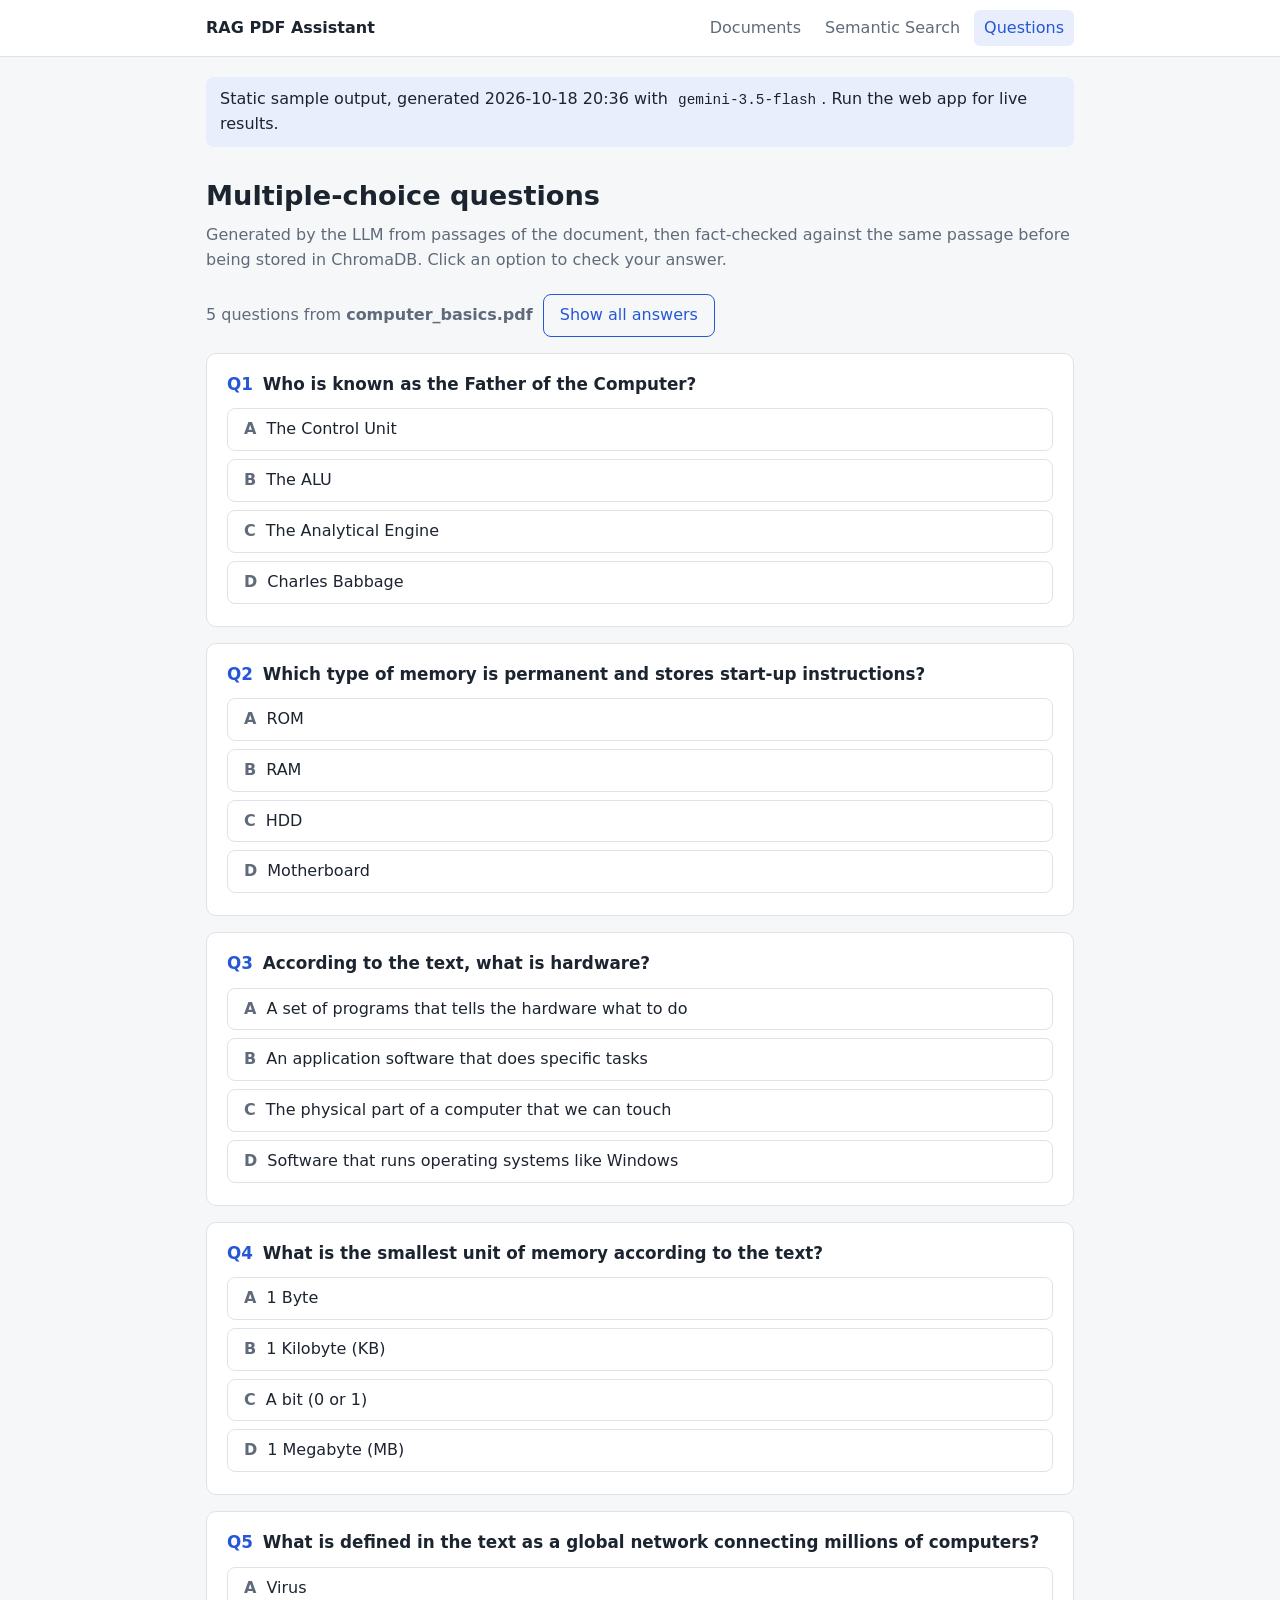
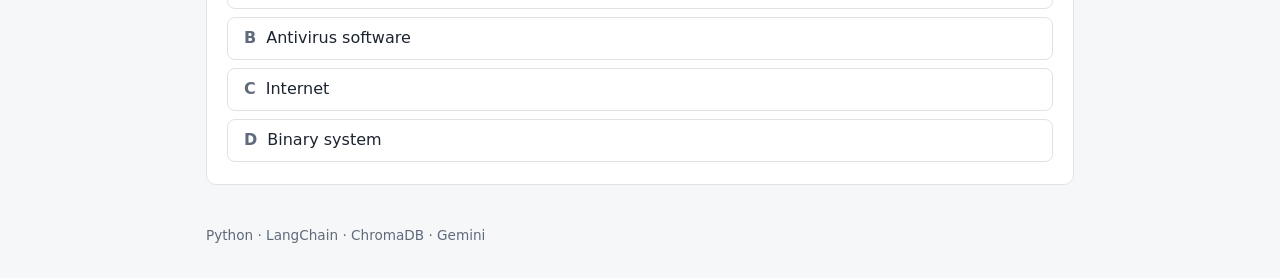
<file: sample_outputs/questions.html>
<!doctype html>
<html lang="en">
<head>
  <meta charset="utf-8">
  <meta name="viewport" content="width=device-width, initial-scale=1">
  <link rel="icon" href="data:,">
  <title>Questions · RAG PDF Assistant</title>
  
  <style>/* ---------- theme ---------- */
:root {
  --bg: #f6f7f9;
  --surface: #ffffff;
  --text: #1c2430;
  --muted: #5f6b7a;
  --border: #dfe3e8;
  --accent: #2557d6;
  --accent-soft: #e8eefc;
  --ok: #17803d;
  --ok-soft: #e5f5ea;
  --bad: #c0362c;
  --bad-soft: #fbe9e7;
  --radius: 10px;
}

@media (prefers-color-scheme: dark) {
  :root {
    --bg: #12161c;
    --surface: #1b2129;
    --text: #e4e8ee;
    --muted: #96a1b0;
    --border: #2d3540;
    --accent: #7ea2ff;
    --accent-soft: #24304a;
    --ok: #5cc98a;
    --ok-soft: #1c3326;
    --bad: #f08479;
    --bad-soft: #3a2120;
  }
}

/* ---------- base ---------- */
* { box-sizing: border-box; }
body {
  margin: 0;
  background: var(--bg);
  color: var(--text);
  font: 16px/1.55 system-ui, -apple-system, "Segoe UI", Roboto, sans-serif;
}
a { color: var(--accent); }
code { font-size: 0.9em; background: var(--accent-soft); padding: 1px 5px; border-radius: 4px; }
h1 { font-size: 1.7rem; margin: 28px 0 6px; }
h2 { font-size: 1.1rem; margin: 0 0 12px; }
.wrap { max-width: 900px; margin: 0 auto; padding: 0 16px; }
.lead { color: var(--muted); margin: 0 0 22px; }
.muted { color: var(--muted); }
.small { font-size: 0.85rem; }

/* ---------- header / footer ---------- */
.topbar { background: var(--surface); border-bottom: 1px solid var(--border); }
.topbar-inner { display: flex; flex-wrap: wrap; align-items: center; justify-content: space-between; gap: 8px; min-height: 56px; }
.brand { font-weight: 700; color: var(--text); text-decoration: none; }
nav { display: flex; flex-wrap: wrap; gap: 4px; }
nav a { color: var(--muted); text-decoration: none; padding: 6px 10px; border-radius: 6px; }
nav a.active, nav a:hover { color: var(--accent); background: var(--accent-soft); }
.footer { color: var(--muted); font-size: 0.85rem; padding-top: 24px; padding-bottom: 32px; }

/* ---------- building blocks ---------- */
.card {
  background: var(--surface);
  border: 1px solid var(--border);
  border-radius: var(--radius);
  padding: 18px 20px;
  margin-bottom: 16px;
}
.grid-2 { display: grid; grid-template-columns: repeat(auto-fit, minmax(260px, 1fr)); gap: 16px; }
.flash { padding: 10px 14px; border-radius: 8px; }
.flash.ok { background: var(--ok-soft); color: var(--ok); }
.flash.err { background: var(--bad-soft); color: var(--bad); }
.notice { background: var(--accent-soft); padding: 10px 14px; border-radius: 8px; margin-top: 20px; }

button {
  font: inherit;
  cursor: pointer;
  border: 1px solid var(--accent);
  background: var(--accent);
  color: #fff;
  padding: 8px 16px;
  border-radius: 8px;
}
button.secondary { background: transparent; color: var(--accent); }
button:disabled { opacity: 0.6; cursor: wait; }
input[type=search], select {
  font: inherit;
  color: var(--text);
  background: var(--surface);
  border: 1px solid var(--border);
  border-radius: 8px;
  padding: 8px 12px;
}
input[type=file] { margin-bottom: 12px; max-width: 100%; }

.table { width: 100%; border-collapse: collapse; }
.table th, .table td { text-align: left; padding: 8px 6px; border-bottom: 1px solid var(--border); }
.table th { color: var(--muted); font-weight: 600; font-size: 0.85rem; }
.row-actions a { margin-right: 12px; }
.config { display: grid; grid-template-columns: max-content 1fr; gap: 6px 16px; margin: 0; }
.config dt { color: var(--muted); }
.config dd { margin: 0; }

.toolbar { display: flex; flex-wrap: wrap; gap: 10px; align-items: center; margin-bottom: 16px; }
form.inline { display: inline-flex; gap: 8px; margin: 0; }

/* ---------- search ---------- */
.search-form { display: flex; flex-wrap: wrap; gap: 8px; margin-bottom: 12px; }
.search-form input[type=search] { flex: 1 1 260px; }
.chips { display: flex; flex-wrap: wrap; gap: 6px; align-items: center; margin-bottom: 24px; }
.chip {
  font-size: 0.85rem;
  text-decoration: none;
  border: 1px solid var(--border);
  background: var(--surface);
  padding: 4px 10px;
  border-radius: 999px;
}
.search-block { margin-bottom: 28px; }
.query { font-size: 1.15rem; margin: 8px 0 12px; }
.result-head { display: flex; flex-wrap: wrap; align-items: center; gap: 10px; margin-bottom: 8px; }
.rank { font-weight: 700; color: var(--muted); }
.badge { background: var(--accent-soft); color: var(--accent); font-weight: 600; font-size: 0.8rem; padding: 2px 8px; border-radius: 6px; }
.score { margin-left: auto; display: inline-flex; align-items: center; gap: 6px; font-size: 0.85rem; color: var(--muted); font-variant-numeric: tabular-nums; }
.bar { width: 80px; height: 6px; background: var(--border); border-radius: 3px; overflow: hidden; }
.bar span { display: block; height: 100%; background: var(--accent); }
.passage { white-space: pre-line; margin: 0; }
.no-match { border-left: 4px solid var(--bad); }
.no-match p { margin: 4px 0 0; }

/* ---------- questions ---------- */
.question h2 { font-size: 1.05rem; line-height: 1.45; }
.qnum { color: var(--accent); margin-right: 4px; }
.options { list-style: none; padding: 0; margin: 0 0 4px; display: grid; gap: 8px; }
.option {
  width: 100%;
  text-align: left;
  background: var(--surface);
  color: var(--text);
  border: 1px solid var(--border);
  display: flex;
  gap: 10px;
  align-items: baseline;
}
.option:hover { border-color: var(--accent); }
.letter { font-weight: 700; color: var(--muted); }
.option.is-correct { border-color: var(--ok); background: var(--ok-soft); }
.option.picked-wrong { border-color: var(--bad); background: var(--bad-soft); }
.answer { display: none; margin-top: 14px; padding-top: 12px; border-top: 1px dashed var(--border); }
.answer p { margin: 0 0 8px; }
.question.revealed .answer { display: block; }
blockquote { margin: 0 0 10px; padding: 6px 12px; border-left: 3px solid var(--accent); background: var(--accent-soft); border-radius: 0 6px 6px 0; }
details summary { cursor: pointer; color: var(--accent); font-size: 0.9rem; }
details .passage { margin-top: 8px; padding: 10px 12px; background: var(--bg); border-radius: 8px; font-size: 0.9rem; }
</style>
  
</head>
<body>
  <header class="topbar">
    <div class="wrap topbar-inner">
      <a class="brand" href="index.html">RAG PDF Assistant</a>
      <nav>
        <a href="index.html" class="">Documents</a>
        <a href="semantic_search.html" class="">Semantic Search</a>
        <a href="questions.html" class="active">Questions</a>
      </nav>
    </div>
  </header>

  <main class="wrap">
    
    <p class="notice">Static sample output, generated 2026-10-18 20:36 with
      <code>gemini-3.5-flash</code>. Run the web app for live results.</p>
    
    
    

    
<h1>Multiple-choice questions</h1>
<p class="lead">Generated by the LLM from passages of the document, then fact-checked against
  the same passage before being stored in ChromaDB. Click an option to check your answer.</p>




<div class="toolbar">
  <span class="muted">5 questions from <strong>computer_basics.pdf</strong></span>
  <button type="button" class="secondary" id="toggle-answers">Show all answers</button>
</div>


<article class="card question" data-answer="Charles Babbage">
  <h2><span class="qnum">Q1</span> Who is known as the Father of the Computer?</h2>
  <ol class="options">
    
    <li><button type="button" class="option" data-option="The Control Unit">
      <span class="letter">A</span> The Control Unit
    </button></li>
    
    <li><button type="button" class="option" data-option="The ALU">
      <span class="letter">B</span> The ALU
    </button></li>
    
    <li><button type="button" class="option" data-option="The Analytical Engine">
      <span class="letter">C</span> The Analytical Engine
    </button></li>
    
    <li><button type="button" class="option" data-option="Charles Babbage">
      <span class="letter">D</span> Charles Babbage
    </button></li>
    
  </ol>
  <div class="answer">
    <p><strong>Correct answer:</strong> Charles Babbage</p>
    <p><strong>Explanation:</strong> Charles Babbage is known as the Father of the Computer because he designed the Analytical Engine in the 1830s.</p>
    <blockquote>“Charles Babbage is known as the Father of the Computer for designing the Analytical Engine in the 1830s.” <span class="muted small">— page 1</span></blockquote>
    <details>
      <summary>Source passage · page 1</summary>
      <p class="passage">Computer Basics
A computer is an electronic device that accepts data (input), processes it according to instructions (programs), stores it, and produces results (output). Charles Babbage is known as the Father of the
Computer for designing the Analytical Engine in the 1830s.
1. Main Parts of a Computer
• CPU (Central Processing Unit): the &#34;brain&#34; of the computer. It has the ALU (Arithmetic Logic Unit), which does calculations, and the CU (Control Unit), which directs operations.</p>
    </details>
  </div>
</article>

<article class="card question" data-answer="ROM">
  <h2><span class="qnum">Q2</span> Which type of memory is permanent and stores start-up instructions?</h2>
  <ol class="options">
    
    <li><button type="button" class="option" data-option="ROM">
      <span class="letter">A</span> ROM
    </button></li>
    
    <li><button type="button" class="option" data-option="RAM">
      <span class="letter">B</span> RAM
    </button></li>
    
    <li><button type="button" class="option" data-option="HDD">
      <span class="letter">C</span> HDD
    </button></li>
    
    <li><button type="button" class="option" data-option="Motherboard">
      <span class="letter">D</span> Motherboard
    </button></li>
    
  </ol>
  <div class="answer">
    <p><strong>Correct answer:</strong> ROM</p>
    <p><strong>Explanation:</strong> ROM is permanent (non-volatile) memory that stores start-up instructions, unlike RAM which is temporary.</p>
    <blockquote>“ROM is permanent (non-volatile) memory that stores start-up instructions.” <span class="muted small">— page 1</span></blockquote>
    <details>
      <summary>Source passage · page 1</summary>
      <p class="passage">• Memory: RAM is temporary (volatile) memory that loses data when power is off. ROM is permanent (non-volatile) memory that stores start-up instructions.
• Storage: HDD (hard disk drive), SSD (solid state drive, faster), and pen drives keep data permanently.
• Motherboard: the main circuit board that connects all components.
2. Input and Output Devices
Input Devices
Output Devices
Keyboard, Mouse
Monitor
Scanner, Microphone
Printer, Speakers
Webcam, Joystick
Projector, Headphones</p>
    </details>
  </div>
</article>

<article class="card question" data-answer="The physical part of a computer that we can touch">
  <h2><span class="qnum">Q3</span> According to the text, what is hardware?</h2>
  <ol class="options">
    
    <li><button type="button" class="option" data-option="A set of programs that tells the hardware what to do">
      <span class="letter">A</span> A set of programs that tells the hardware what to do
    </button></li>
    
    <li><button type="button" class="option" data-option="An application software that does specific tasks">
      <span class="letter">B</span> An application software that does specific tasks
    </button></li>
    
    <li><button type="button" class="option" data-option="The physical part of a computer that we can touch">
      <span class="letter">C</span> The physical part of a computer that we can touch
    </button></li>
    
    <li><button type="button" class="option" data-option="Software that runs operating systems like Windows">
      <span class="letter">D</span> Software that runs operating systems like Windows
    </button></li>
    
  </ol>
  <div class="answer">
    <p><strong>Correct answer:</strong> The physical part of a computer that we can touch</p>
    <p><strong>Explanation:</strong> The text defines hardware as the physical part of a computer that we can touch.</p>
    <blockquote>“Hardware is the physical part of a computer that we can touch.” <span class="muted small">— page 1</span></blockquote>
    <details>
      <summary>Source passage · page 1</summary>
      <p class="passage">Scanner, Microphone
Printer, Speakers
Webcam, Joystick
Projector, Headphones
3. Hardware and Software
Hardware is the physical part of a computer that we can touch. Software is a set of programs that tells the hardware what to do. Software is of two types:
• System software: runs the computer, e.g. Operating Systems such as Windows, Linux, macOS and
Android.
• Application software: does specific tasks, e.g. MS Word, web browsers, games, and calculators.
4. Units of Memory</p>
    </details>
  </div>
</article>

<article class="card question" data-answer="A bit (0 or 1)">
  <h2><span class="qnum">Q4</span> What is the smallest unit of memory according to the text?</h2>
  <ol class="options">
    
    <li><button type="button" class="option" data-option="1 Byte">
      <span class="letter">A</span> 1 Byte
    </button></li>
    
    <li><button type="button" class="option" data-option="1 Kilobyte (KB)">
      <span class="letter">B</span> 1 Kilobyte (KB)
    </button></li>
    
    <li><button type="button" class="option" data-option="A bit (0 or 1)">
      <span class="letter">C</span> A bit (0 or 1)
    </button></li>
    
    <li><button type="button" class="option" data-option="1 Megabyte (MB)">
      <span class="letter">D</span> 1 Megabyte (MB)
    </button></li>
    
  </ol>
  <div class="answer">
    <p><strong>Correct answer:</strong> A bit (0 or 1)</p>
    <p><strong>Explanation:</strong> The context states that the smallest unit of memory is a bit (0 or 1).</p>
    <blockquote>“The smallest unit is a bit (0 or 1).” <span class="muted small">— page 1</span></blockquote>
    <details>
      <summary>Source passage · page 1</summary>
      <p class="passage">4. Units of Memory
The smallest unit is a bit (0 or 1). 8 bits = 1 Byte; 1024 Bytes = 1 Kilobyte (KB); 1024 KB = 1 Megabyte (MB); 1024 MB = 1 Gigabyte (GB); 1024 GB = 1 Terabyte (TB).
5. Generations of Computers
• First (1940–56): vacuum tubes
• Second (1956–63): transistors
• Third (1964–71): integrated circuits (ICs)
• Fourth (1971–present): microprocessors
• Fifth (present and beyond): artificial intelligence (AI)
6. Important Terms</p>
    </details>
  </div>
</article>

<article class="card question" data-answer="Internet">
  <h2><span class="qnum">Q5</span> What is defined in the text as a global network connecting millions of computers?</h2>
  <ol class="options">
    
    <li><button type="button" class="option" data-option="Virus">
      <span class="letter">A</span> Virus
    </button></li>
    
    <li><button type="button" class="option" data-option="Antivirus software">
      <span class="letter">B</span> Antivirus software
    </button></li>
    
    <li><button type="button" class="option" data-option="Internet">
      <span class="letter">C</span> Internet
    </button></li>
    
    <li><button type="button" class="option" data-option="Binary system">
      <span class="letter">D</span> Binary system
    </button></li>
    
  </ol>
  <div class="answer">
    <p><strong>Correct answer:</strong> Internet</p>
    <p><strong>Explanation:</strong> According to the text, the Internet is defined as a global network connecting millions of computers.</p>
    <blockquote>“• Internet: a global network connecting millions of computers.” <span class="muted small">— page 1</span></blockquote>
    <details>
      <summary>Source passage · page 1</summary>
      <p class="passage">• Fifth (present and beyond): artificial intelligence (AI)
6. Important Terms
• Internet: a global network connecting millions of computers.
• Virus: a harmful program that can damage data; antivirus software protects against it.
• Binary system: computers understand only two digits, 0 and 1.</p>
    </details>
  </div>
</article>



  </main>

  <footer class="wrap footer">Python · LangChain · ChromaDB · Gemini</footer>

  <script>
    // Show a "working" state on forms that call the LLM (they can take a minute).
    document.querySelectorAll("form[data-busy]").forEach(function (form) {
      form.addEventListener("submit", function () {
        var button = form.querySelector("button");
        button.disabled = true;
        button.textContent = form.dataset.busy;
      });
    });
  </script>
  
<script>
  // Quiz behaviour: pick an option -> mark it right/wrong and reveal the answer.
  document.querySelectorAll(".question").forEach(function (card) {
    card.querySelectorAll(".option").forEach(function (button) {
      button.addEventListener("click", function () {
        var correct = button.dataset.option === card.dataset.answer;
        card.querySelectorAll(".option").forEach(function (b) {
          b.classList.remove("picked-right", "picked-wrong");
          if (b.dataset.option === card.dataset.answer) b.classList.add("is-correct");
        });
        button.classList.add(correct ? "picked-right" : "picked-wrong");
        card.classList.add("revealed");
      });
    });
  });

  var toggle = document.getElementById("toggle-answers");
  if (toggle) {
    toggle.addEventListener("click", function () {
      var show = toggle.textContent.indexOf("Show") === 0;
      document.querySelectorAll(".question").forEach(function (card) {
        card.classList.toggle("revealed", show);
        card.querySelectorAll(".option").forEach(function (b) {
          b.classList.toggle("is-correct", show && b.dataset.option === card.dataset.answer);
          if (!show) b.classList.remove("picked-right", "picked-wrong");
        });
      });
      toggle.textContent = show ? "Hide answers" : "Show all answers";
    });
  }
</script>

</body>
</html>
</file>
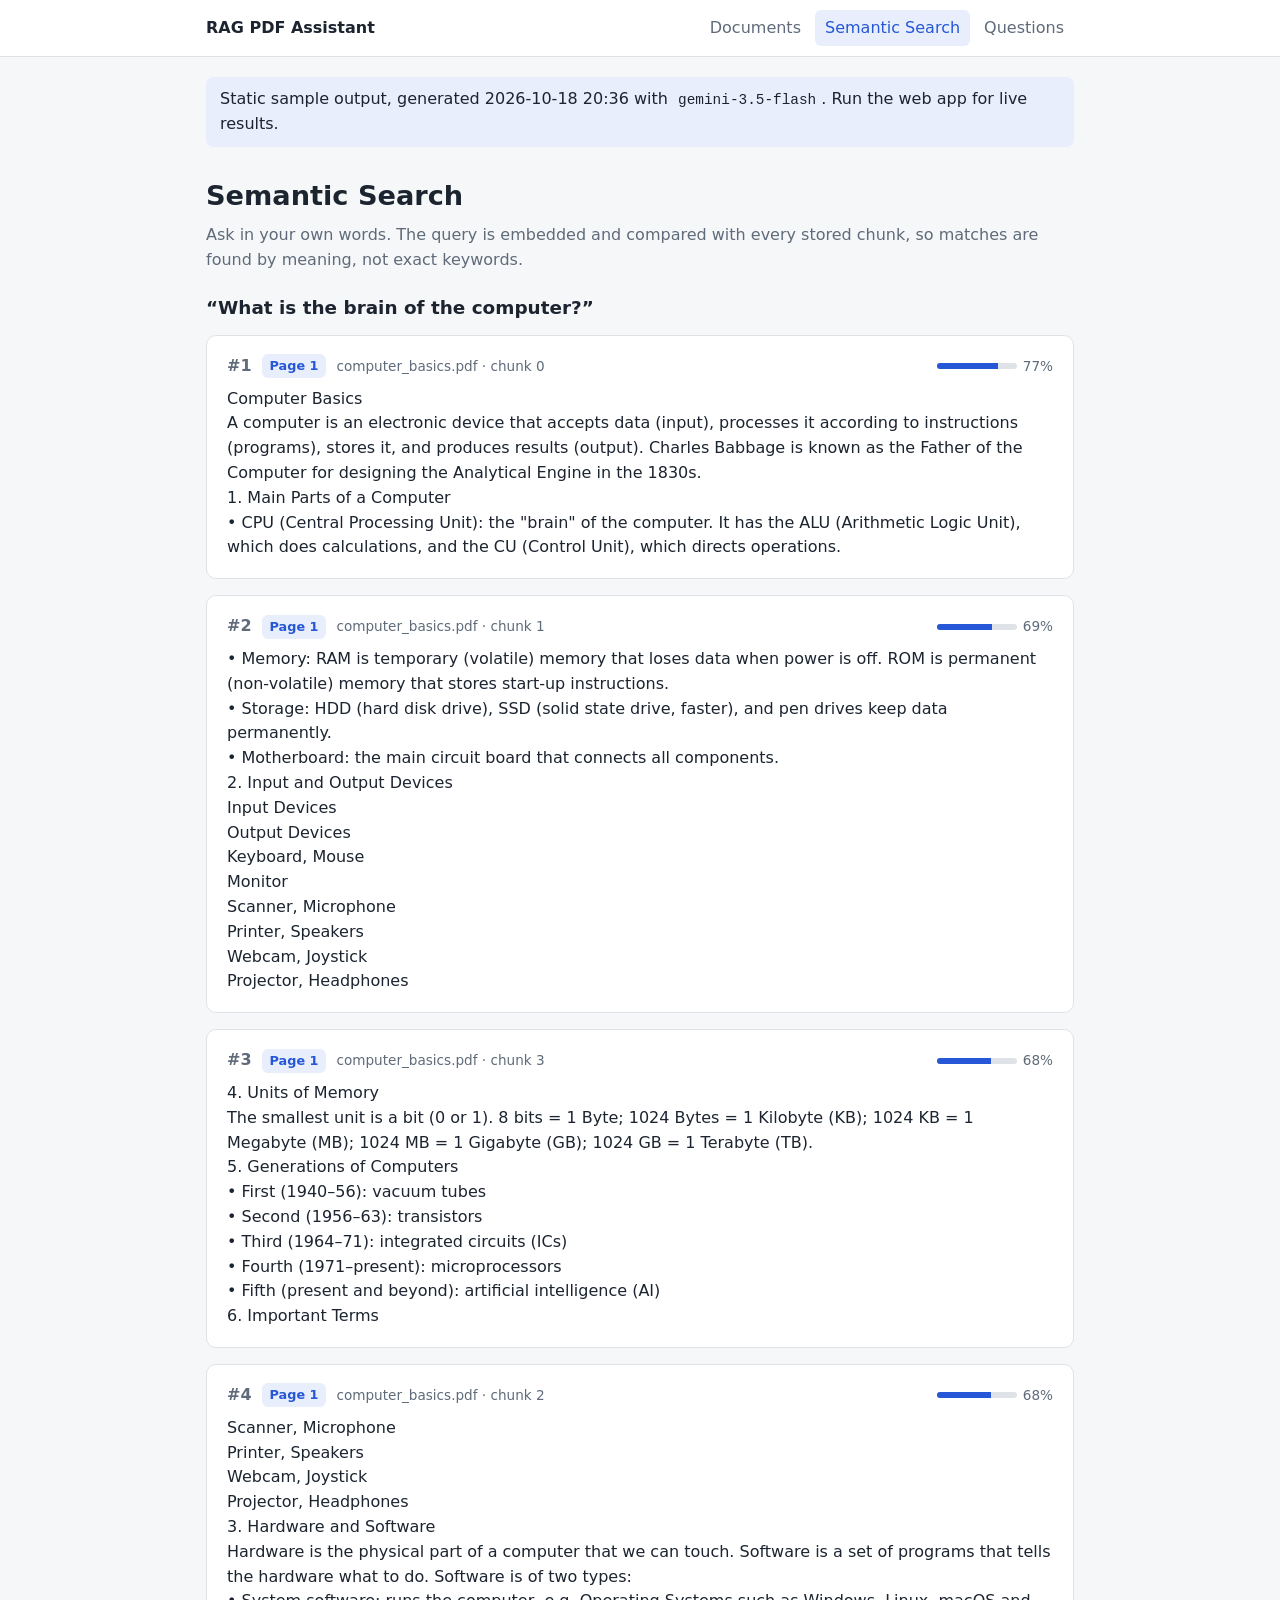
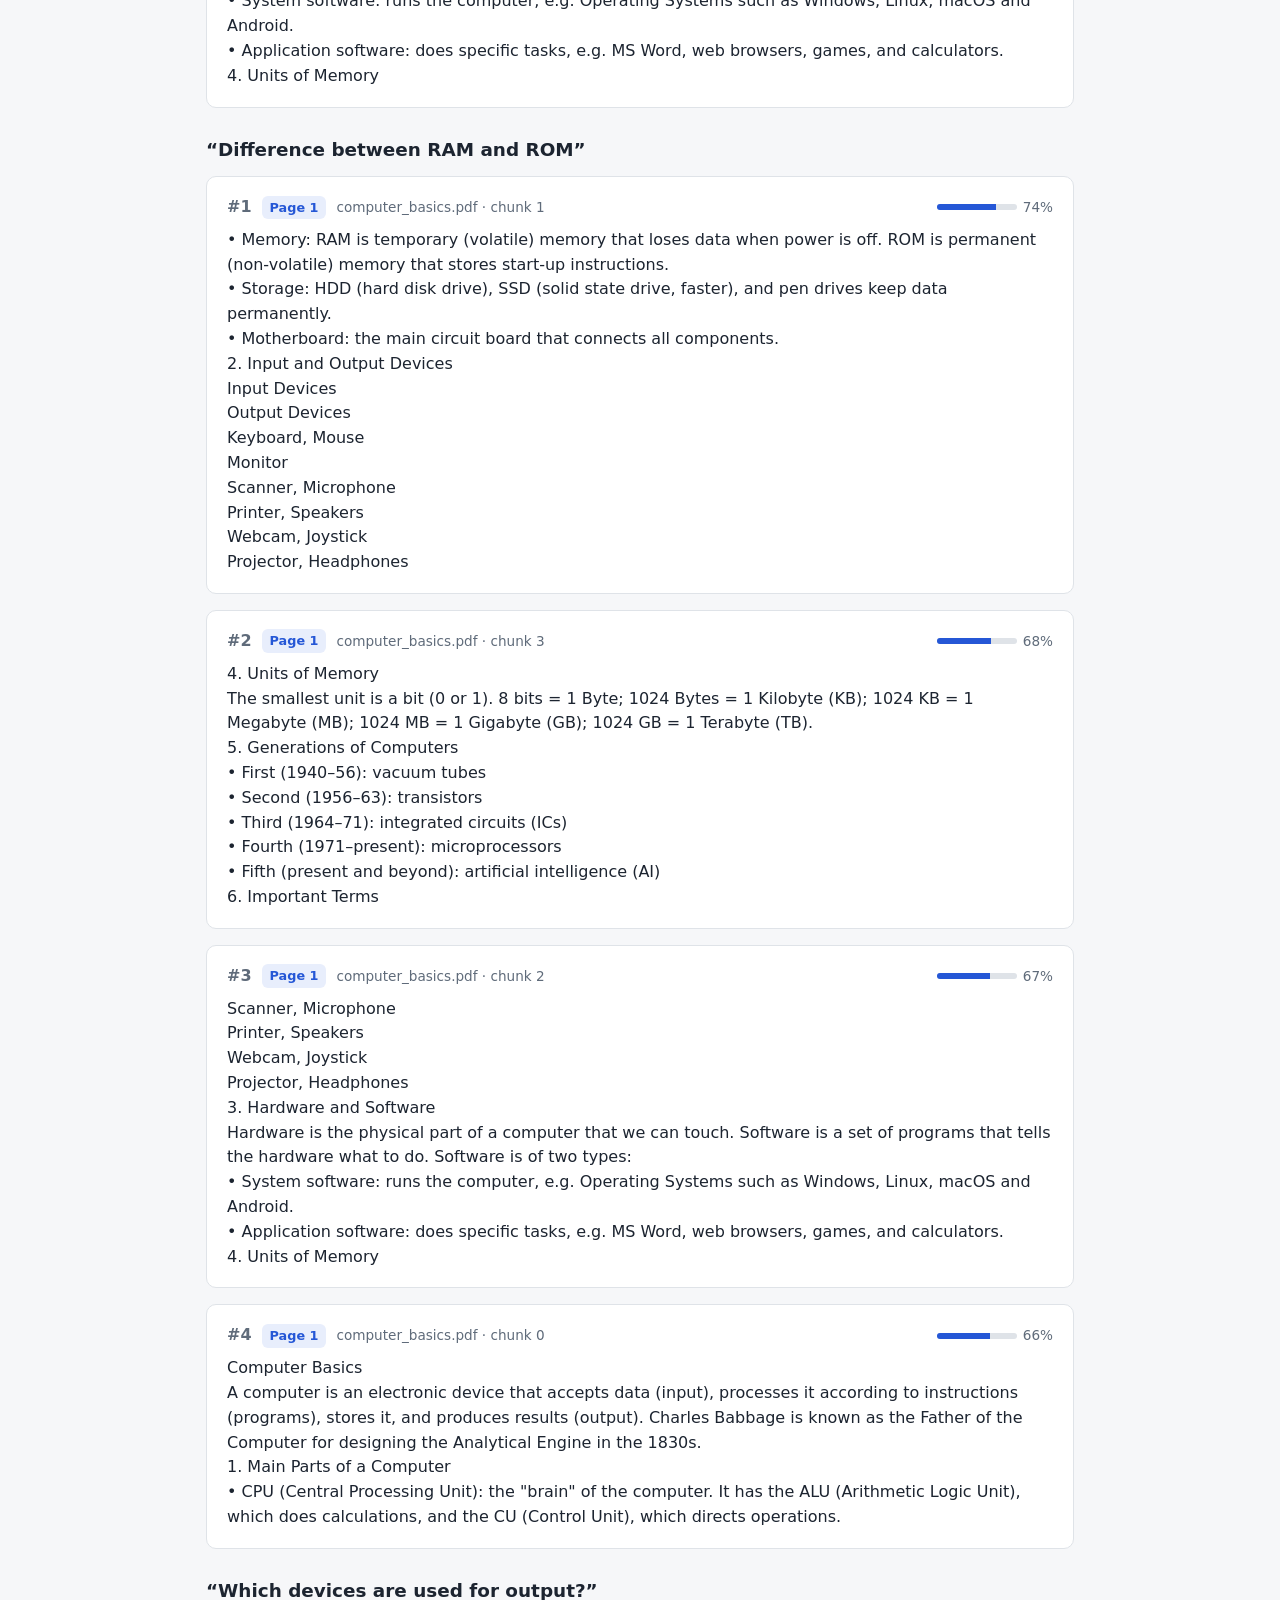
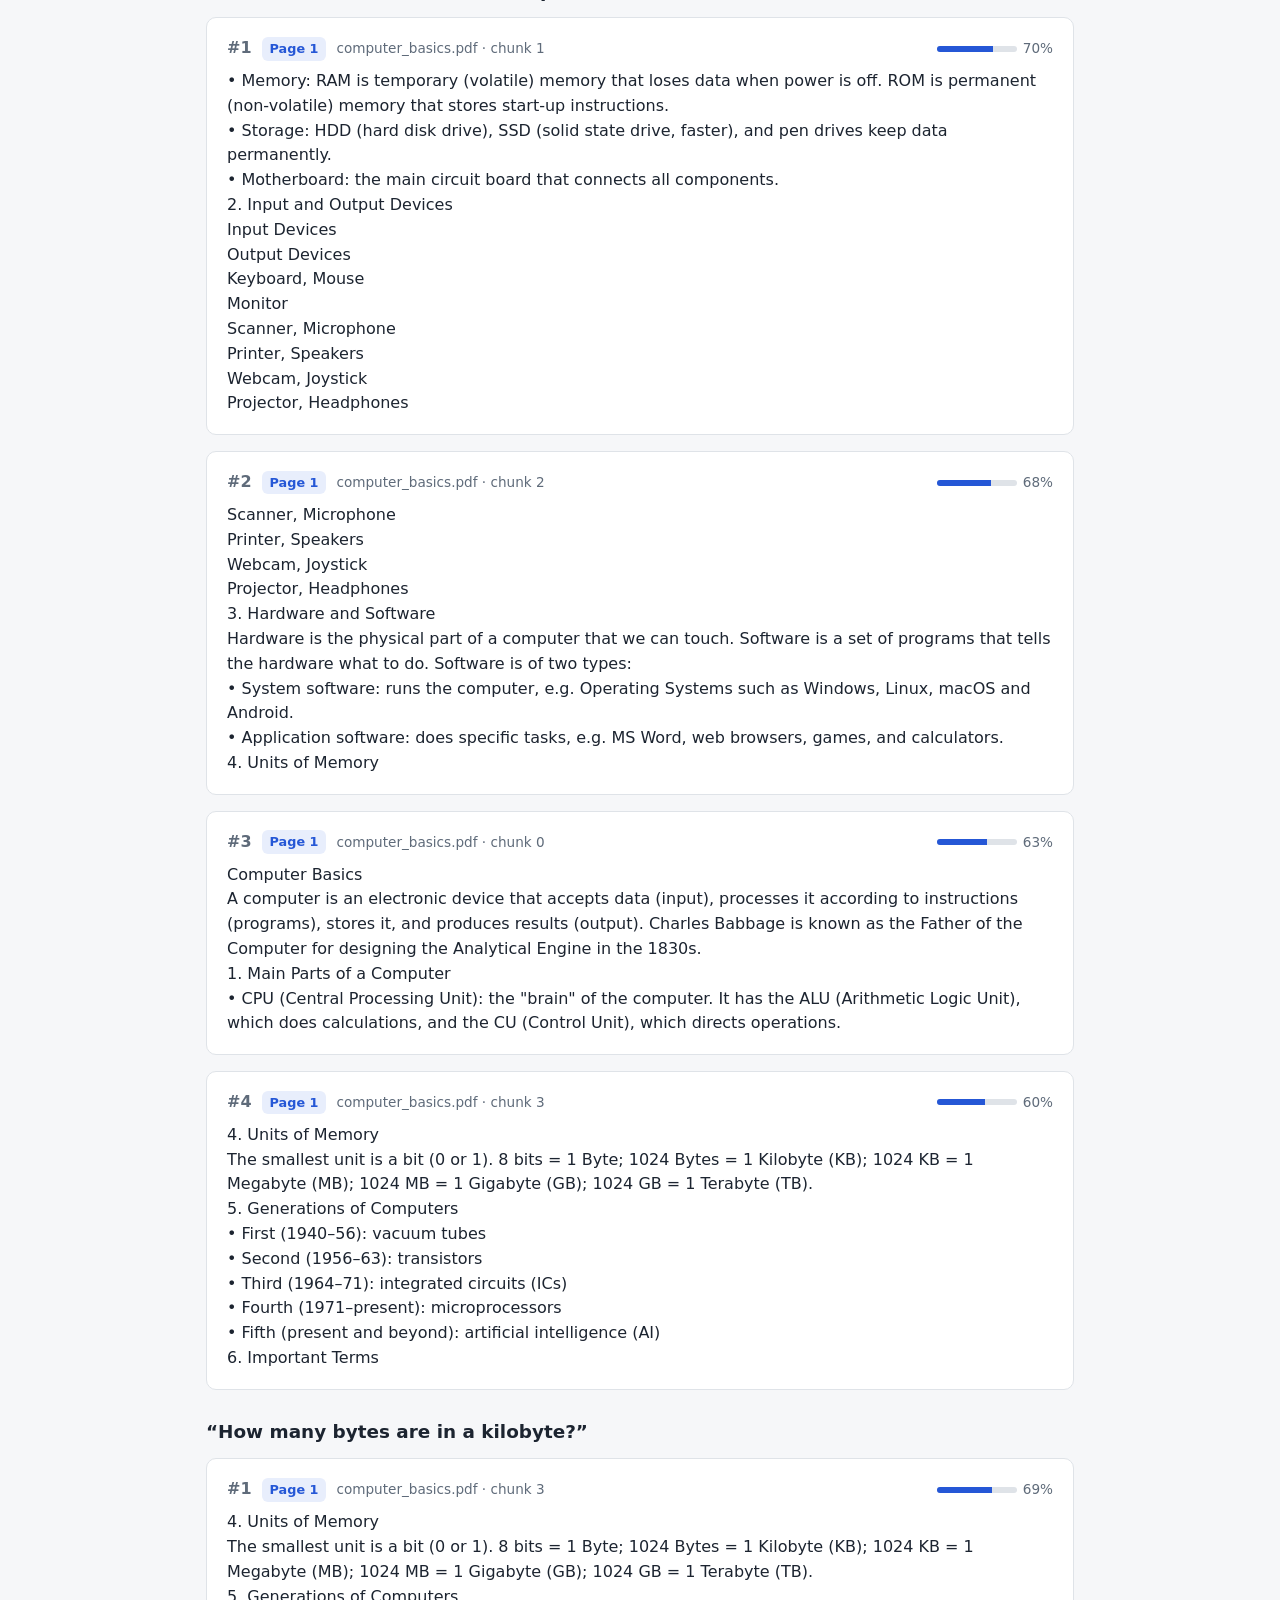
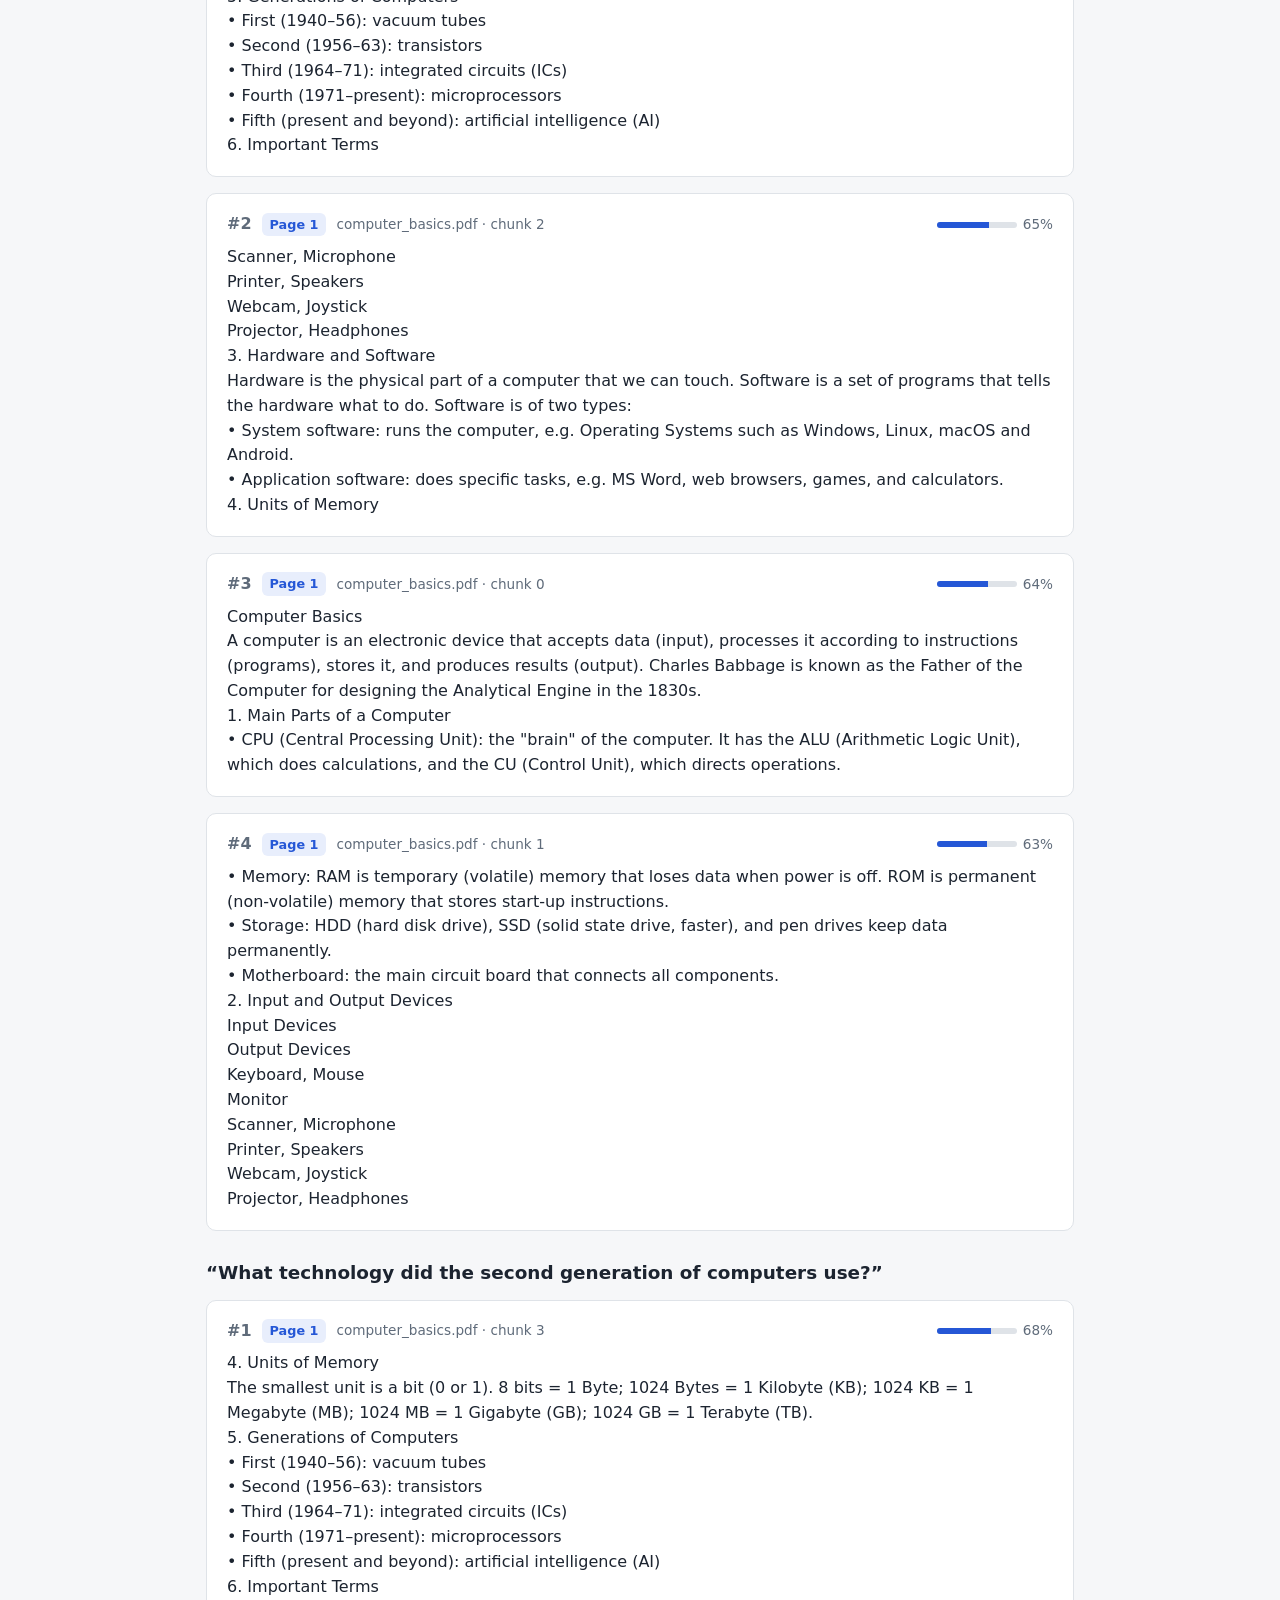
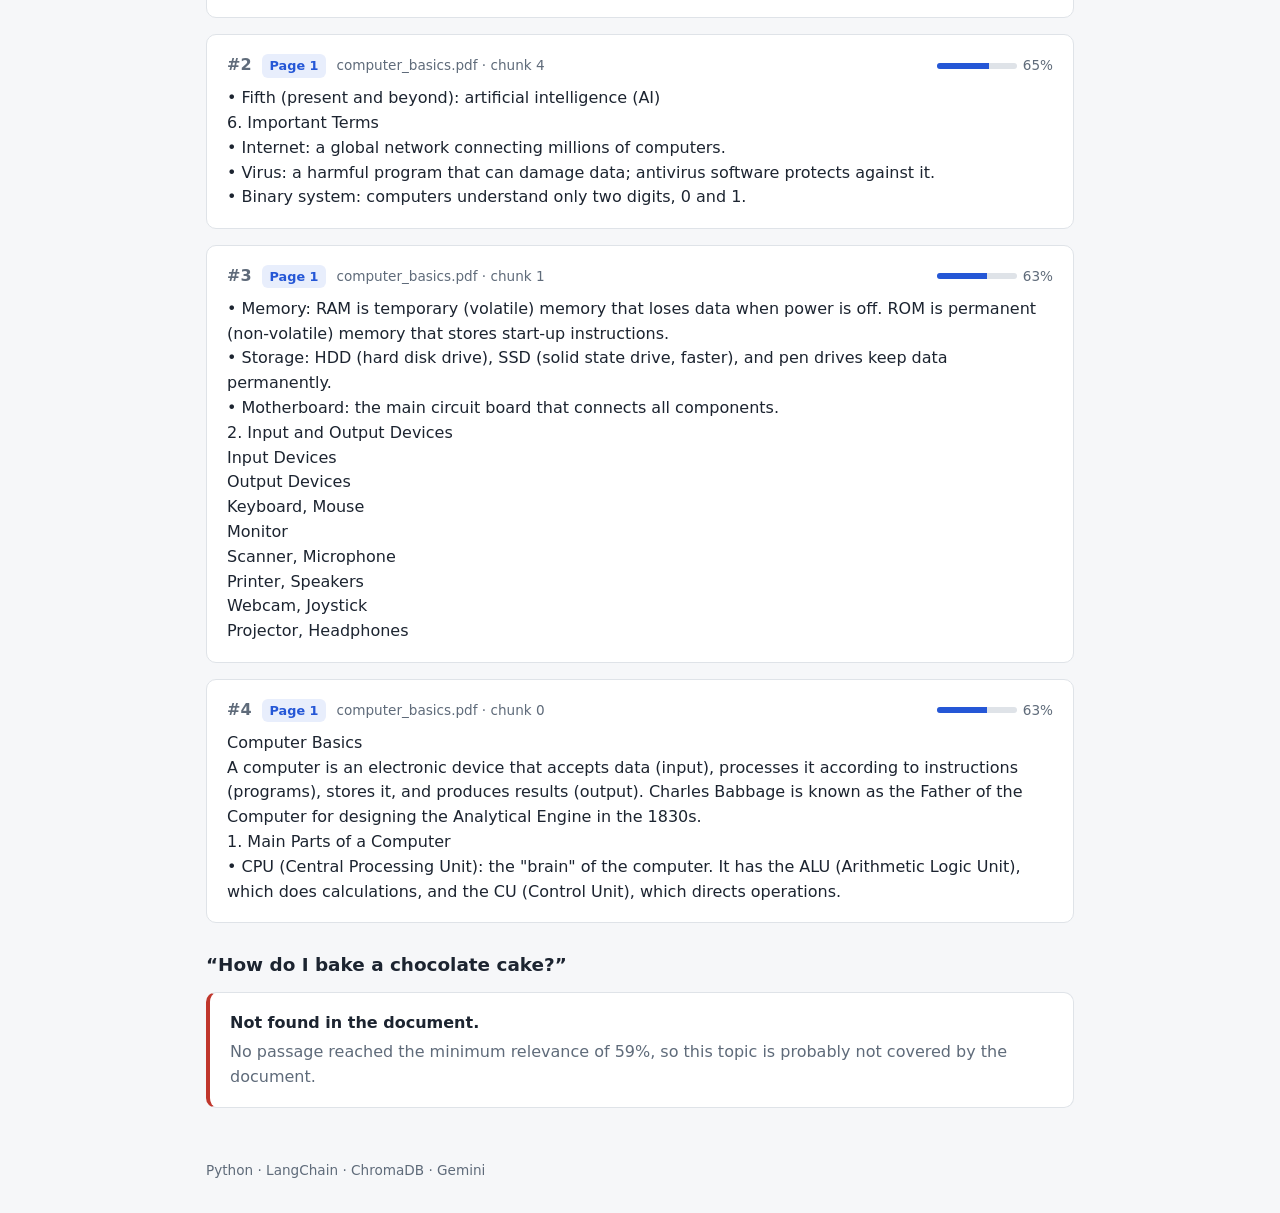
<file: sample_outputs/semantic_search.html>
<!doctype html>
<html lang="en">
<head>
  <meta charset="utf-8">
  <meta name="viewport" content="width=device-width, initial-scale=1">
  <link rel="icon" href="data:,">
  <title>Semantic Search · RAG PDF Assistant</title>
  
  <style>/* ---------- theme ---------- */
:root {
  --bg: #f6f7f9;
  --surface: #ffffff;
  --text: #1c2430;
  --muted: #5f6b7a;
  --border: #dfe3e8;
  --accent: #2557d6;
  --accent-soft: #e8eefc;
  --ok: #17803d;
  --ok-soft: #e5f5ea;
  --bad: #c0362c;
  --bad-soft: #fbe9e7;
  --radius: 10px;
}

@media (prefers-color-scheme: dark) {
  :root {
    --bg: #12161c;
    --surface: #1b2129;
    --text: #e4e8ee;
    --muted: #96a1b0;
    --border: #2d3540;
    --accent: #7ea2ff;
    --accent-soft: #24304a;
    --ok: #5cc98a;
    --ok-soft: #1c3326;
    --bad: #f08479;
    --bad-soft: #3a2120;
  }
}

/* ---------- base ---------- */
* { box-sizing: border-box; }
body {
  margin: 0;
  background: var(--bg);
  color: var(--text);
  font: 16px/1.55 system-ui, -apple-system, "Segoe UI", Roboto, sans-serif;
}
a { color: var(--accent); }
code { font-size: 0.9em; background: var(--accent-soft); padding: 1px 5px; border-radius: 4px; }
h1 { font-size: 1.7rem; margin: 28px 0 6px; }
h2 { font-size: 1.1rem; margin: 0 0 12px; }
.wrap { max-width: 900px; margin: 0 auto; padding: 0 16px; }
.lead { color: var(--muted); margin: 0 0 22px; }
.muted { color: var(--muted); }
.small { font-size: 0.85rem; }

/* ---------- header / footer ---------- */
.topbar { background: var(--surface); border-bottom: 1px solid var(--border); }
.topbar-inner { display: flex; flex-wrap: wrap; align-items: center; justify-content: space-between; gap: 8px; min-height: 56px; }
.brand { font-weight: 700; color: var(--text); text-decoration: none; }
nav { display: flex; flex-wrap: wrap; gap: 4px; }
nav a { color: var(--muted); text-decoration: none; padding: 6px 10px; border-radius: 6px; }
nav a.active, nav a:hover { color: var(--accent); background: var(--accent-soft); }
.footer { color: var(--muted); font-size: 0.85rem; padding-top: 24px; padding-bottom: 32px; }

/* ---------- building blocks ---------- */
.card {
  background: var(--surface);
  border: 1px solid var(--border);
  border-radius: var(--radius);
  padding: 18px 20px;
  margin-bottom: 16px;
}
.grid-2 { display: grid; grid-template-columns: repeat(auto-fit, minmax(260px, 1fr)); gap: 16px; }
.flash { padding: 10px 14px; border-radius: 8px; }
.flash.ok { background: var(--ok-soft); color: var(--ok); }
.flash.err { background: var(--bad-soft); color: var(--bad); }
.notice { background: var(--accent-soft); padding: 10px 14px; border-radius: 8px; margin-top: 20px; }

button {
  font: inherit;
  cursor: pointer;
  border: 1px solid var(--accent);
  background: var(--accent);
  color: #fff;
  padding: 8px 16px;
  border-radius: 8px;
}
button.secondary { background: transparent; color: var(--accent); }
button:disabled { opacity: 0.6; cursor: wait; }
input[type=search], select {
  font: inherit;
  color: var(--text);
  background: var(--surface);
  border: 1px solid var(--border);
  border-radius: 8px;
  padding: 8px 12px;
}
input[type=file] { margin-bottom: 12px; max-width: 100%; }

.table { width: 100%; border-collapse: collapse; }
.table th, .table td { text-align: left; padding: 8px 6px; border-bottom: 1px solid var(--border); }
.table th { color: var(--muted); font-weight: 600; font-size: 0.85rem; }
.row-actions a { margin-right: 12px; }
.config { display: grid; grid-template-columns: max-content 1fr; gap: 6px 16px; margin: 0; }
.config dt { color: var(--muted); }
.config dd { margin: 0; }

.toolbar { display: flex; flex-wrap: wrap; gap: 10px; align-items: center; margin-bottom: 16px; }
form.inline { display: inline-flex; gap: 8px; margin: 0; }

/* ---------- search ---------- */
.search-form { display: flex; flex-wrap: wrap; gap: 8px; margin-bottom: 12px; }
.search-form input[type=search] { flex: 1 1 260px; }
.chips { display: flex; flex-wrap: wrap; gap: 6px; align-items: center; margin-bottom: 24px; }
.chip {
  font-size: 0.85rem;
  text-decoration: none;
  border: 1px solid var(--border);
  background: var(--surface);
  padding: 4px 10px;
  border-radius: 999px;
}
.search-block { margin-bottom: 28px; }
.query { font-size: 1.15rem; margin: 8px 0 12px; }
.result-head { display: flex; flex-wrap: wrap; align-items: center; gap: 10px; margin-bottom: 8px; }
.rank { font-weight: 700; color: var(--muted); }
.badge { background: var(--accent-soft); color: var(--accent); font-weight: 600; font-size: 0.8rem; padding: 2px 8px; border-radius: 6px; }
.score { margin-left: auto; display: inline-flex; align-items: center; gap: 6px; font-size: 0.85rem; color: var(--muted); font-variant-numeric: tabular-nums; }
.bar { width: 80px; height: 6px; background: var(--border); border-radius: 3px; overflow: hidden; }
.bar span { display: block; height: 100%; background: var(--accent); }
.passage { white-space: pre-line; margin: 0; }
.no-match { border-left: 4px solid var(--bad); }
.no-match p { margin: 4px 0 0; }

/* ---------- questions ---------- */
.question h2 { font-size: 1.05rem; line-height: 1.45; }
.qnum { color: var(--accent); margin-right: 4px; }
.options { list-style: none; padding: 0; margin: 0 0 4px; display: grid; gap: 8px; }
.option {
  width: 100%;
  text-align: left;
  background: var(--surface);
  color: var(--text);
  border: 1px solid var(--border);
  display: flex;
  gap: 10px;
  align-items: baseline;
}
.option:hover { border-color: var(--accent); }
.letter { font-weight: 700; color: var(--muted); }
.option.is-correct { border-color: var(--ok); background: var(--ok-soft); }
.option.picked-wrong { border-color: var(--bad); background: var(--bad-soft); }
.answer { display: none; margin-top: 14px; padding-top: 12px; border-top: 1px dashed var(--border); }
.answer p { margin: 0 0 8px; }
.question.revealed .answer { display: block; }
blockquote { margin: 0 0 10px; padding: 6px 12px; border-left: 3px solid var(--accent); background: var(--accent-soft); border-radius: 0 6px 6px 0; }
details summary { cursor: pointer; color: var(--accent); font-size: 0.9rem; }
details .passage { margin-top: 8px; padding: 10px 12px; background: var(--bg); border-radius: 8px; font-size: 0.9rem; }
</style>
  
</head>
<body>
  <header class="topbar">
    <div class="wrap topbar-inner">
      <a class="brand" href="index.html">RAG PDF Assistant</a>
      <nav>
        <a href="index.html" class="">Documents</a>
        <a href="semantic_search.html" class="active">Semantic Search</a>
        <a href="questions.html" class="">Questions</a>
      </nav>
    </div>
  </header>

  <main class="wrap">
    
    <p class="notice">Static sample output, generated 2026-10-18 20:36 with
      <code>gemini-3.5-flash</code>. Run the web app for live results.</p>
    
    
    

    
<h1>Semantic Search</h1>
<p class="lead">Ask in your own words. The query is embedded and compared with every stored chunk,
  so matches are found by meaning, not exact keywords.</p>




<section class="search-block">
  <h2 class="query">“What is the brain of the computer?”</h2>
  
    
    <article class="card result">
      <div class="result-head">
        <span class="rank">#1</span>
        <span class="badge">Page 1</span>
        <span class="muted small">computer_basics.pdf · chunk 0</span>
        <span class="score" title="Cosine similarity">
          <span class="bar"><span style="width: 77%"></span></span>
          77%
        </span>
      </div>
      <p class="passage">Computer Basics
A computer is an electronic device that accepts data (input), processes it according to instructions (programs), stores it, and produces results (output). Charles Babbage is known as the Father of the
Computer for designing the Analytical Engine in the 1830s.
1. Main Parts of a Computer
• CPU (Central Processing Unit): the &#34;brain&#34; of the computer. It has the ALU (Arithmetic Logic Unit), which does calculations, and the CU (Control Unit), which directs operations.</p>
    </article>
    
    <article class="card result">
      <div class="result-head">
        <span class="rank">#2</span>
        <span class="badge">Page 1</span>
        <span class="muted small">computer_basics.pdf · chunk 1</span>
        <span class="score" title="Cosine similarity">
          <span class="bar"><span style="width: 69%"></span></span>
          69%
        </span>
      </div>
      <p class="passage">• Memory: RAM is temporary (volatile) memory that loses data when power is off. ROM is permanent (non-volatile) memory that stores start-up instructions.
• Storage: HDD (hard disk drive), SSD (solid state drive, faster), and pen drives keep data permanently.
• Motherboard: the main circuit board that connects all components.
2. Input and Output Devices
Input Devices
Output Devices
Keyboard, Mouse
Monitor
Scanner, Microphone
Printer, Speakers
Webcam, Joystick
Projector, Headphones</p>
    </article>
    
    <article class="card result">
      <div class="result-head">
        <span class="rank">#3</span>
        <span class="badge">Page 1</span>
        <span class="muted small">computer_basics.pdf · chunk 3</span>
        <span class="score" title="Cosine similarity">
          <span class="bar"><span style="width: 68%"></span></span>
          68%
        </span>
      </div>
      <p class="passage">4. Units of Memory
The smallest unit is a bit (0 or 1). 8 bits = 1 Byte; 1024 Bytes = 1 Kilobyte (KB); 1024 KB = 1 Megabyte (MB); 1024 MB = 1 Gigabyte (GB); 1024 GB = 1 Terabyte (TB).
5. Generations of Computers
• First (1940–56): vacuum tubes
• Second (1956–63): transistors
• Third (1964–71): integrated circuits (ICs)
• Fourth (1971–present): microprocessors
• Fifth (present and beyond): artificial intelligence (AI)
6. Important Terms</p>
    </article>
    
    <article class="card result">
      <div class="result-head">
        <span class="rank">#4</span>
        <span class="badge">Page 1</span>
        <span class="muted small">computer_basics.pdf · chunk 2</span>
        <span class="score" title="Cosine similarity">
          <span class="bar"><span style="width: 68%"></span></span>
          68%
        </span>
      </div>
      <p class="passage">Scanner, Microphone
Printer, Speakers
Webcam, Joystick
Projector, Headphones
3. Hardware and Software
Hardware is the physical part of a computer that we can touch. Software is a set of programs that tells the hardware what to do. Software is of two types:
• System software: runs the computer, e.g. Operating Systems such as Windows, Linux, macOS and
Android.
• Application software: does specific tasks, e.g. MS Word, web browsers, games, and calculators.
4. Units of Memory</p>
    </article>
    
  
</section>

<section class="search-block">
  <h2 class="query">“Difference between RAM and ROM”</h2>
  
    
    <article class="card result">
      <div class="result-head">
        <span class="rank">#1</span>
        <span class="badge">Page 1</span>
        <span class="muted small">computer_basics.pdf · chunk 1</span>
        <span class="score" title="Cosine similarity">
          <span class="bar"><span style="width: 74%"></span></span>
          74%
        </span>
      </div>
      <p class="passage">• Memory: RAM is temporary (volatile) memory that loses data when power is off. ROM is permanent (non-volatile) memory that stores start-up instructions.
• Storage: HDD (hard disk drive), SSD (solid state drive, faster), and pen drives keep data permanently.
• Motherboard: the main circuit board that connects all components.
2. Input and Output Devices
Input Devices
Output Devices
Keyboard, Mouse
Monitor
Scanner, Microphone
Printer, Speakers
Webcam, Joystick
Projector, Headphones</p>
    </article>
    
    <article class="card result">
      <div class="result-head">
        <span class="rank">#2</span>
        <span class="badge">Page 1</span>
        <span class="muted small">computer_basics.pdf · chunk 3</span>
        <span class="score" title="Cosine similarity">
          <span class="bar"><span style="width: 68%"></span></span>
          68%
        </span>
      </div>
      <p class="passage">4. Units of Memory
The smallest unit is a bit (0 or 1). 8 bits = 1 Byte; 1024 Bytes = 1 Kilobyte (KB); 1024 KB = 1 Megabyte (MB); 1024 MB = 1 Gigabyte (GB); 1024 GB = 1 Terabyte (TB).
5. Generations of Computers
• First (1940–56): vacuum tubes
• Second (1956–63): transistors
• Third (1964–71): integrated circuits (ICs)
• Fourth (1971–present): microprocessors
• Fifth (present and beyond): artificial intelligence (AI)
6. Important Terms</p>
    </article>
    
    <article class="card result">
      <div class="result-head">
        <span class="rank">#3</span>
        <span class="badge">Page 1</span>
        <span class="muted small">computer_basics.pdf · chunk 2</span>
        <span class="score" title="Cosine similarity">
          <span class="bar"><span style="width: 67%"></span></span>
          67%
        </span>
      </div>
      <p class="passage">Scanner, Microphone
Printer, Speakers
Webcam, Joystick
Projector, Headphones
3. Hardware and Software
Hardware is the physical part of a computer that we can touch. Software is a set of programs that tells the hardware what to do. Software is of two types:
• System software: runs the computer, e.g. Operating Systems such as Windows, Linux, macOS and
Android.
• Application software: does specific tasks, e.g. MS Word, web browsers, games, and calculators.
4. Units of Memory</p>
    </article>
    
    <article class="card result">
      <div class="result-head">
        <span class="rank">#4</span>
        <span class="badge">Page 1</span>
        <span class="muted small">computer_basics.pdf · chunk 0</span>
        <span class="score" title="Cosine similarity">
          <span class="bar"><span style="width: 66%"></span></span>
          66%
        </span>
      </div>
      <p class="passage">Computer Basics
A computer is an electronic device that accepts data (input), processes it according to instructions (programs), stores it, and produces results (output). Charles Babbage is known as the Father of the
Computer for designing the Analytical Engine in the 1830s.
1. Main Parts of a Computer
• CPU (Central Processing Unit): the &#34;brain&#34; of the computer. It has the ALU (Arithmetic Logic Unit), which does calculations, and the CU (Control Unit), which directs operations.</p>
    </article>
    
  
</section>

<section class="search-block">
  <h2 class="query">“Which devices are used for output?”</h2>
  
    
    <article class="card result">
      <div class="result-head">
        <span class="rank">#1</span>
        <span class="badge">Page 1</span>
        <span class="muted small">computer_basics.pdf · chunk 1</span>
        <span class="score" title="Cosine similarity">
          <span class="bar"><span style="width: 70%"></span></span>
          70%
        </span>
      </div>
      <p class="passage">• Memory: RAM is temporary (volatile) memory that loses data when power is off. ROM is permanent (non-volatile) memory that stores start-up instructions.
• Storage: HDD (hard disk drive), SSD (solid state drive, faster), and pen drives keep data permanently.
• Motherboard: the main circuit board that connects all components.
2. Input and Output Devices
Input Devices
Output Devices
Keyboard, Mouse
Monitor
Scanner, Microphone
Printer, Speakers
Webcam, Joystick
Projector, Headphones</p>
    </article>
    
    <article class="card result">
      <div class="result-head">
        <span class="rank">#2</span>
        <span class="badge">Page 1</span>
        <span class="muted small">computer_basics.pdf · chunk 2</span>
        <span class="score" title="Cosine similarity">
          <span class="bar"><span style="width: 68%"></span></span>
          68%
        </span>
      </div>
      <p class="passage">Scanner, Microphone
Printer, Speakers
Webcam, Joystick
Projector, Headphones
3. Hardware and Software
Hardware is the physical part of a computer that we can touch. Software is a set of programs that tells the hardware what to do. Software is of two types:
• System software: runs the computer, e.g. Operating Systems such as Windows, Linux, macOS and
Android.
• Application software: does specific tasks, e.g. MS Word, web browsers, games, and calculators.
4. Units of Memory</p>
    </article>
    
    <article class="card result">
      <div class="result-head">
        <span class="rank">#3</span>
        <span class="badge">Page 1</span>
        <span class="muted small">computer_basics.pdf · chunk 0</span>
        <span class="score" title="Cosine similarity">
          <span class="bar"><span style="width: 63%"></span></span>
          63%
        </span>
      </div>
      <p class="passage">Computer Basics
A computer is an electronic device that accepts data (input), processes it according to instructions (programs), stores it, and produces results (output). Charles Babbage is known as the Father of the
Computer for designing the Analytical Engine in the 1830s.
1. Main Parts of a Computer
• CPU (Central Processing Unit): the &#34;brain&#34; of the computer. It has the ALU (Arithmetic Logic Unit), which does calculations, and the CU (Control Unit), which directs operations.</p>
    </article>
    
    <article class="card result">
      <div class="result-head">
        <span class="rank">#4</span>
        <span class="badge">Page 1</span>
        <span class="muted small">computer_basics.pdf · chunk 3</span>
        <span class="score" title="Cosine similarity">
          <span class="bar"><span style="width: 60%"></span></span>
          60%
        </span>
      </div>
      <p class="passage">4. Units of Memory
The smallest unit is a bit (0 or 1). 8 bits = 1 Byte; 1024 Bytes = 1 Kilobyte (KB); 1024 KB = 1 Megabyte (MB); 1024 MB = 1 Gigabyte (GB); 1024 GB = 1 Terabyte (TB).
5. Generations of Computers
• First (1940–56): vacuum tubes
• Second (1956–63): transistors
• Third (1964–71): integrated circuits (ICs)
• Fourth (1971–present): microprocessors
• Fifth (present and beyond): artificial intelligence (AI)
6. Important Terms</p>
    </article>
    
  
</section>

<section class="search-block">
  <h2 class="query">“How many bytes are in a kilobyte?”</h2>
  
    
    <article class="card result">
      <div class="result-head">
        <span class="rank">#1</span>
        <span class="badge">Page 1</span>
        <span class="muted small">computer_basics.pdf · chunk 3</span>
        <span class="score" title="Cosine similarity">
          <span class="bar"><span style="width: 69%"></span></span>
          69%
        </span>
      </div>
      <p class="passage">4. Units of Memory
The smallest unit is a bit (0 or 1). 8 bits = 1 Byte; 1024 Bytes = 1 Kilobyte (KB); 1024 KB = 1 Megabyte (MB); 1024 MB = 1 Gigabyte (GB); 1024 GB = 1 Terabyte (TB).
5. Generations of Computers
• First (1940–56): vacuum tubes
• Second (1956–63): transistors
• Third (1964–71): integrated circuits (ICs)
• Fourth (1971–present): microprocessors
• Fifth (present and beyond): artificial intelligence (AI)
6. Important Terms</p>
    </article>
    
    <article class="card result">
      <div class="result-head">
        <span class="rank">#2</span>
        <span class="badge">Page 1</span>
        <span class="muted small">computer_basics.pdf · chunk 2</span>
        <span class="score" title="Cosine similarity">
          <span class="bar"><span style="width: 65%"></span></span>
          65%
        </span>
      </div>
      <p class="passage">Scanner, Microphone
Printer, Speakers
Webcam, Joystick
Projector, Headphones
3. Hardware and Software
Hardware is the physical part of a computer that we can touch. Software is a set of programs that tells the hardware what to do. Software is of two types:
• System software: runs the computer, e.g. Operating Systems such as Windows, Linux, macOS and
Android.
• Application software: does specific tasks, e.g. MS Word, web browsers, games, and calculators.
4. Units of Memory</p>
    </article>
    
    <article class="card result">
      <div class="result-head">
        <span class="rank">#3</span>
        <span class="badge">Page 1</span>
        <span class="muted small">computer_basics.pdf · chunk 0</span>
        <span class="score" title="Cosine similarity">
          <span class="bar"><span style="width: 64%"></span></span>
          64%
        </span>
      </div>
      <p class="passage">Computer Basics
A computer is an electronic device that accepts data (input), processes it according to instructions (programs), stores it, and produces results (output). Charles Babbage is known as the Father of the
Computer for designing the Analytical Engine in the 1830s.
1. Main Parts of a Computer
• CPU (Central Processing Unit): the &#34;brain&#34; of the computer. It has the ALU (Arithmetic Logic Unit), which does calculations, and the CU (Control Unit), which directs operations.</p>
    </article>
    
    <article class="card result">
      <div class="result-head">
        <span class="rank">#4</span>
        <span class="badge">Page 1</span>
        <span class="muted small">computer_basics.pdf · chunk 1</span>
        <span class="score" title="Cosine similarity">
          <span class="bar"><span style="width: 63%"></span></span>
          63%
        </span>
      </div>
      <p class="passage">• Memory: RAM is temporary (volatile) memory that loses data when power is off. ROM is permanent (non-volatile) memory that stores start-up instructions.
• Storage: HDD (hard disk drive), SSD (solid state drive, faster), and pen drives keep data permanently.
• Motherboard: the main circuit board that connects all components.
2. Input and Output Devices
Input Devices
Output Devices
Keyboard, Mouse
Monitor
Scanner, Microphone
Printer, Speakers
Webcam, Joystick
Projector, Headphones</p>
    </article>
    
  
</section>

<section class="search-block">
  <h2 class="query">“What technology did the second generation of computers use?”</h2>
  
    
    <article class="card result">
      <div class="result-head">
        <span class="rank">#1</span>
        <span class="badge">Page 1</span>
        <span class="muted small">computer_basics.pdf · chunk 3</span>
        <span class="score" title="Cosine similarity">
          <span class="bar"><span style="width: 68%"></span></span>
          68%
        </span>
      </div>
      <p class="passage">4. Units of Memory
The smallest unit is a bit (0 or 1). 8 bits = 1 Byte; 1024 Bytes = 1 Kilobyte (KB); 1024 KB = 1 Megabyte (MB); 1024 MB = 1 Gigabyte (GB); 1024 GB = 1 Terabyte (TB).
5. Generations of Computers
• First (1940–56): vacuum tubes
• Second (1956–63): transistors
• Third (1964–71): integrated circuits (ICs)
• Fourth (1971–present): microprocessors
• Fifth (present and beyond): artificial intelligence (AI)
6. Important Terms</p>
    </article>
    
    <article class="card result">
      <div class="result-head">
        <span class="rank">#2</span>
        <span class="badge">Page 1</span>
        <span class="muted small">computer_basics.pdf · chunk 4</span>
        <span class="score" title="Cosine similarity">
          <span class="bar"><span style="width: 65%"></span></span>
          65%
        </span>
      </div>
      <p class="passage">• Fifth (present and beyond): artificial intelligence (AI)
6. Important Terms
• Internet: a global network connecting millions of computers.
• Virus: a harmful program that can damage data; antivirus software protects against it.
• Binary system: computers understand only two digits, 0 and 1.</p>
    </article>
    
    <article class="card result">
      <div class="result-head">
        <span class="rank">#3</span>
        <span class="badge">Page 1</span>
        <span class="muted small">computer_basics.pdf · chunk 1</span>
        <span class="score" title="Cosine similarity">
          <span class="bar"><span style="width: 63%"></span></span>
          63%
        </span>
      </div>
      <p class="passage">• Memory: RAM is temporary (volatile) memory that loses data when power is off. ROM is permanent (non-volatile) memory that stores start-up instructions.
• Storage: HDD (hard disk drive), SSD (solid state drive, faster), and pen drives keep data permanently.
• Motherboard: the main circuit board that connects all components.
2. Input and Output Devices
Input Devices
Output Devices
Keyboard, Mouse
Monitor
Scanner, Microphone
Printer, Speakers
Webcam, Joystick
Projector, Headphones</p>
    </article>
    
    <article class="card result">
      <div class="result-head">
        <span class="rank">#4</span>
        <span class="badge">Page 1</span>
        <span class="muted small">computer_basics.pdf · chunk 0</span>
        <span class="score" title="Cosine similarity">
          <span class="bar"><span style="width: 63%"></span></span>
          63%
        </span>
      </div>
      <p class="passage">Computer Basics
A computer is an electronic device that accepts data (input), processes it according to instructions (programs), stores it, and produces results (output). Charles Babbage is known as the Father of the
Computer for designing the Analytical Engine in the 1830s.
1. Main Parts of a Computer
• CPU (Central Processing Unit): the &#34;brain&#34; of the computer. It has the ALU (Arithmetic Logic Unit), which does calculations, and the CU (Control Unit), which directs operations.</p>
    </article>
    
  
</section>

<section class="search-block">
  <h2 class="query">“How do I bake a chocolate cake?”</h2>
  
    <div class="card no-match">
      <strong>Not found in the document.</strong>
      <p class="muted">No passage reached the minimum relevance of
        59%, so this topic is probably not covered by the document.</p>
    </div>
  
</section>


  </main>

  <footer class="wrap footer">Python · LangChain · ChromaDB · Gemini</footer>

  <script>
    // Show a "working" state on forms that call the LLM (they can take a minute).
    document.querySelectorAll("form[data-busy]").forEach(function (form) {
      form.addEventListener("submit", function () {
        var button = form.querySelector("button");
        button.disabled = true;
        button.textContent = form.dataset.busy;
      });
    });
  </script>
  
</body>
</html>
</file>
